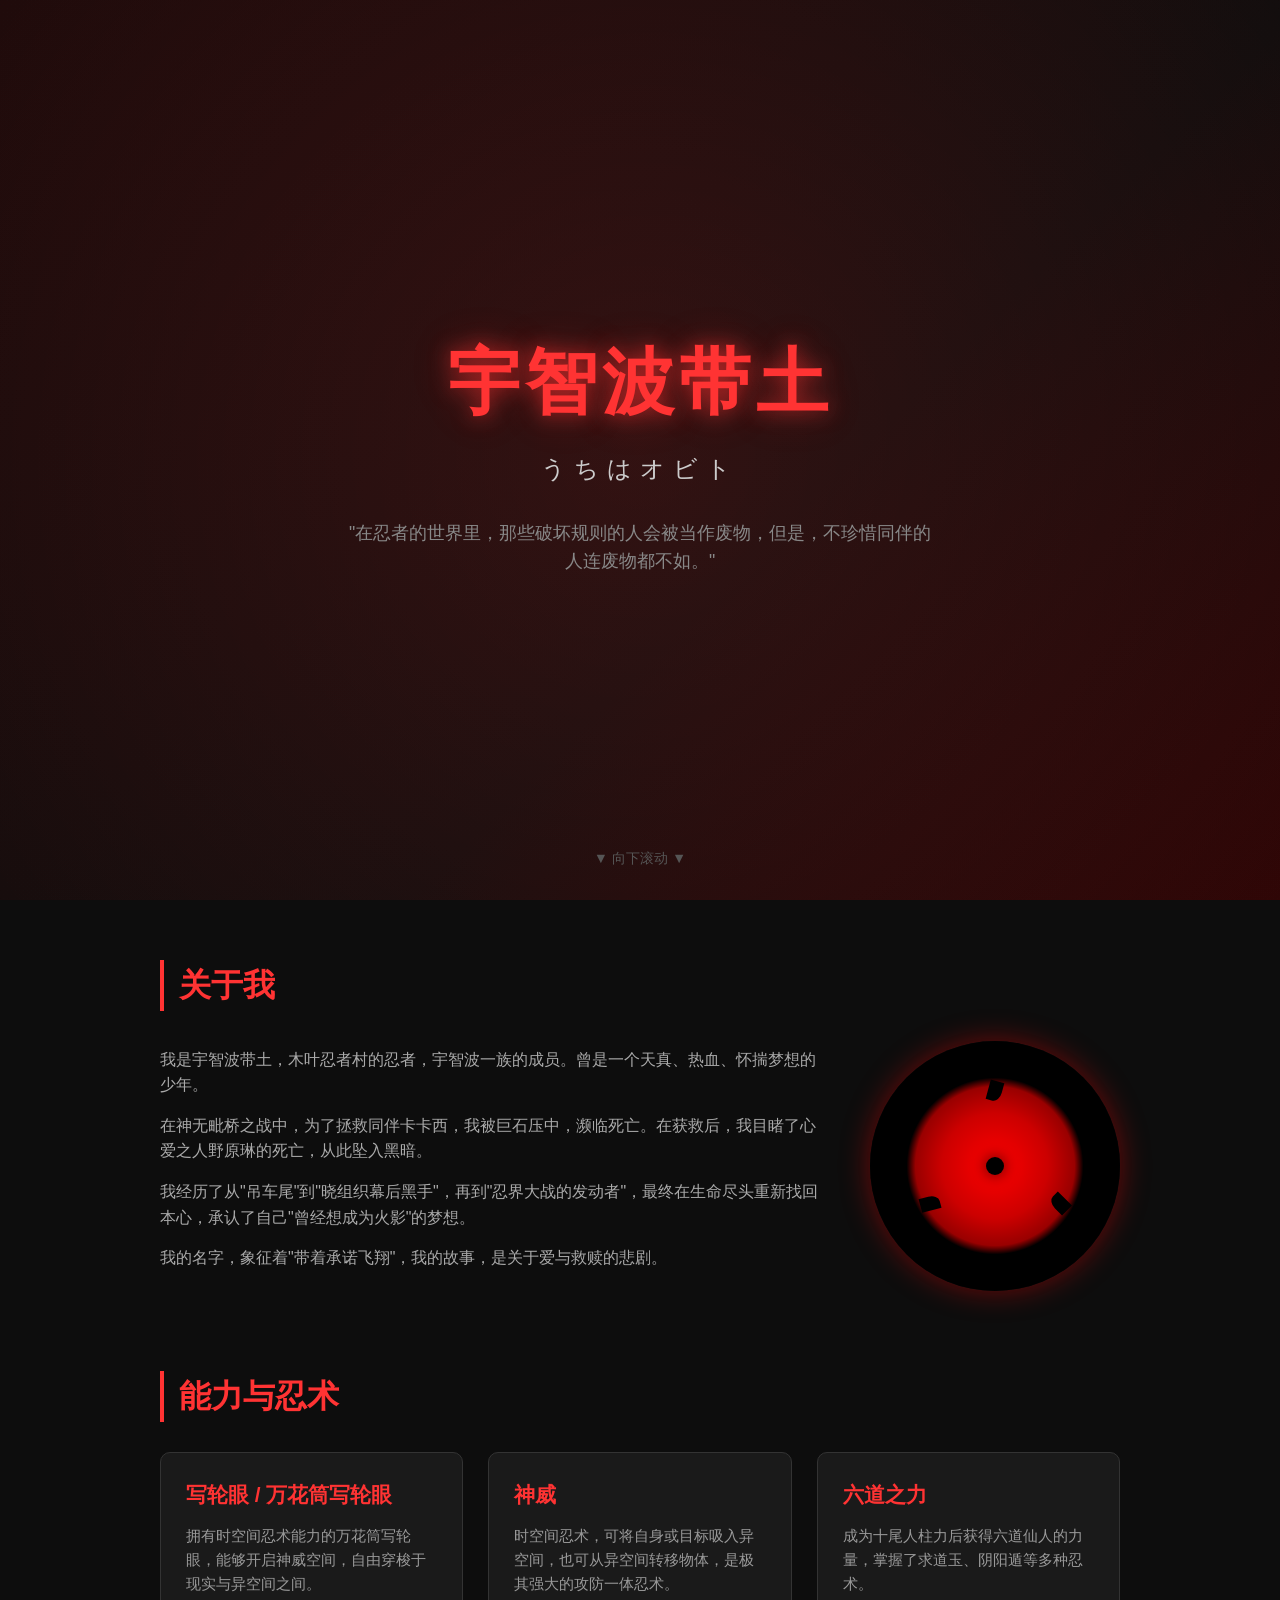
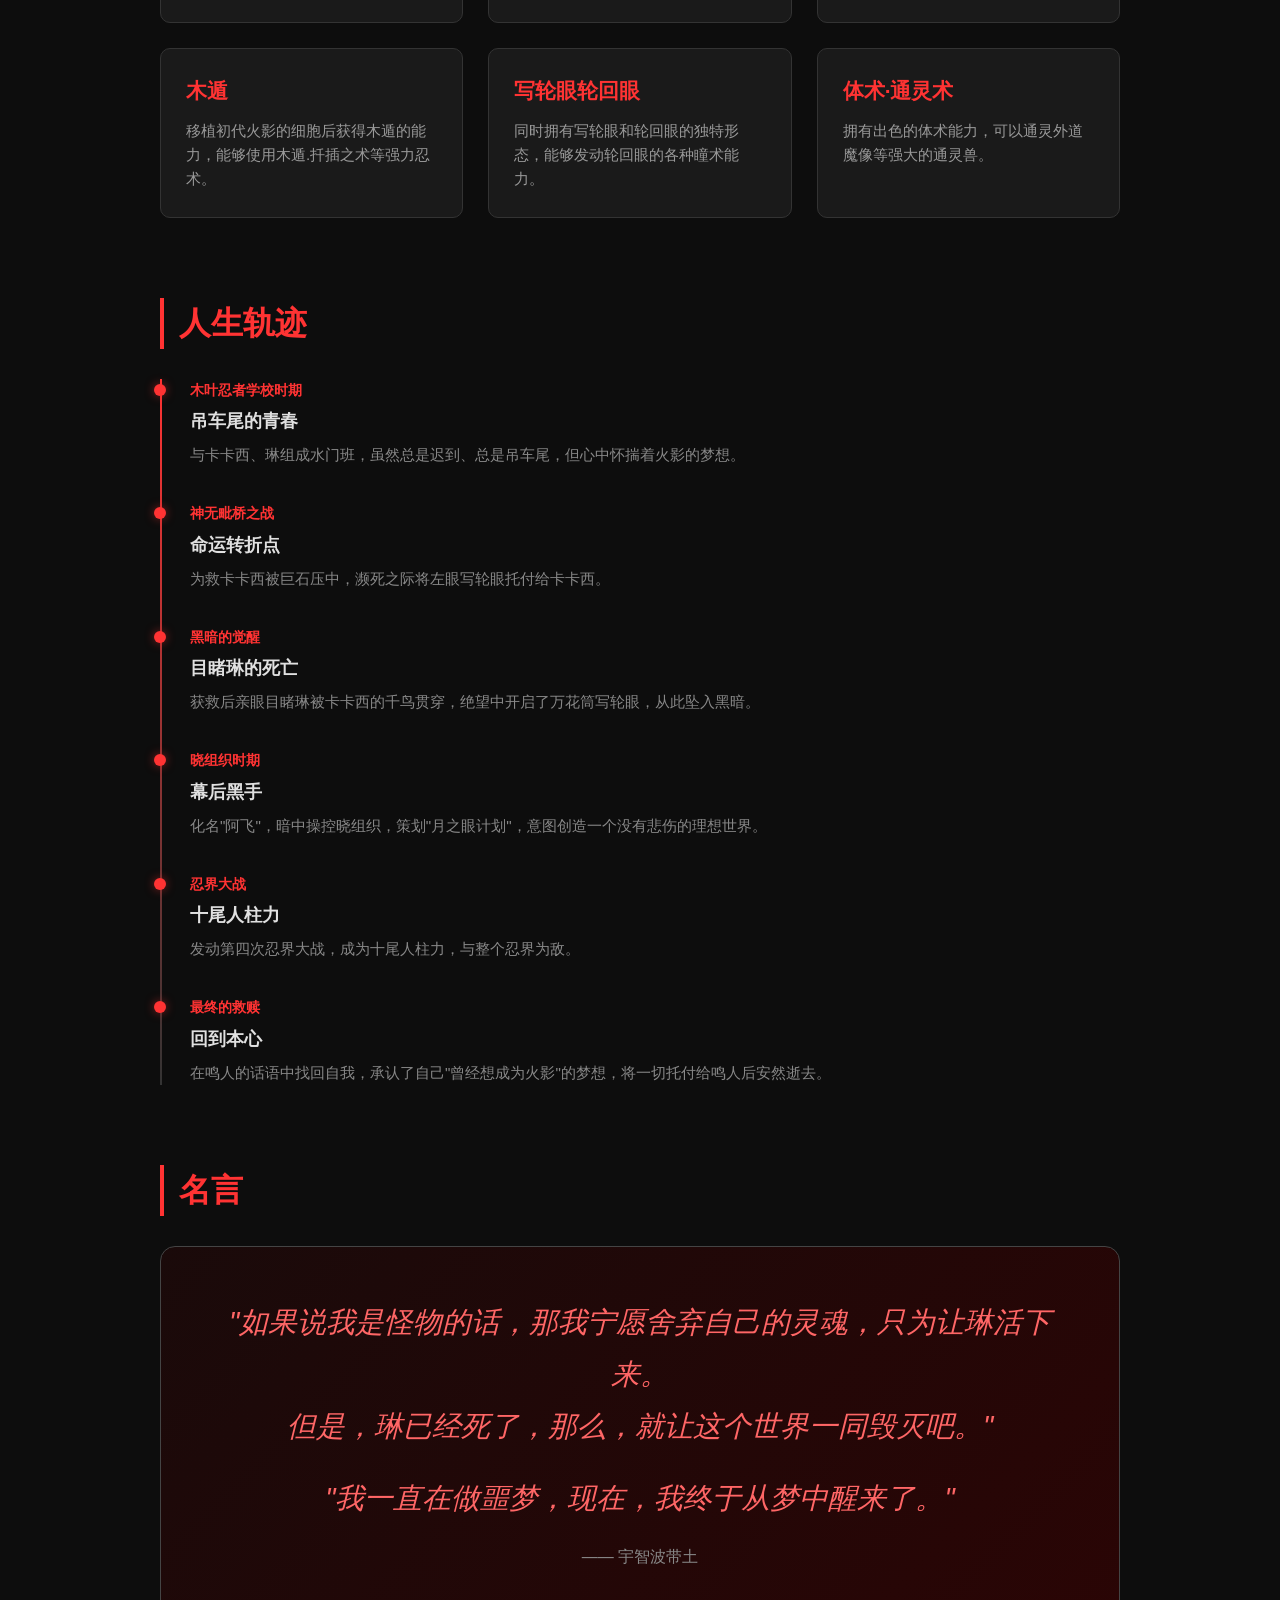
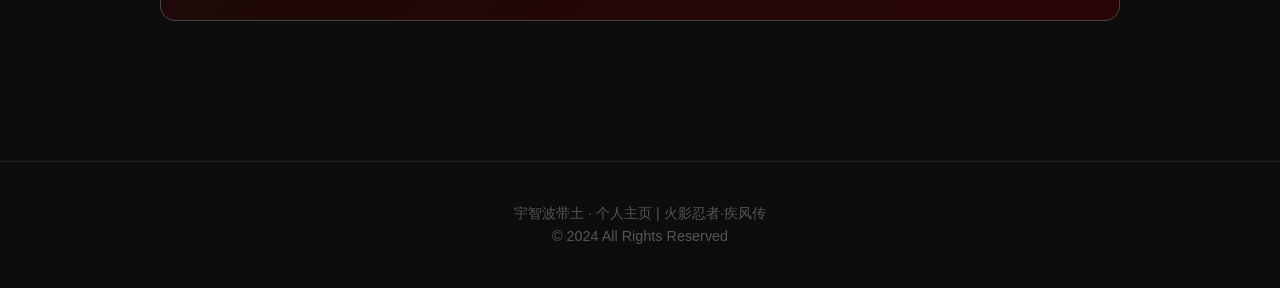
<file: v02_tool_runtime/demo_workspace/index.html>
<!DOCTYPE html>
<html lang="zh-CN">
<head>
    <meta charset="UTF-8">
    <meta name="viewport" content="width=device-width, initial-scale=1.0">
    <title>宇智波带土 - 个人主页</title>
    <style>
        * {
            margin: 0;
            padding: 0;
            box-sizing: border-box;
        }

        body {
            font-family: 'Arial', 'Microsoft YaHei', sans-serif;
            background: #0d0d0d;
            color: #e0e0e0;
            line-height: 1.6;
        }

        /* 头部 Hero 区域 */
        .hero {
            position: relative;
            min-height: 100vh;
            display: flex;
            align-items: center;
            justify-content: center;
            text-align: center;
            background: linear-gradient(135deg, #1a0a0a 0%, #0d0d0d 60%, #2a0505 100%);
            overflow: hidden;
        }

        .hero::before {
            content: '';
            position: absolute;
            top: -50%;
            left: -50%;
            width: 200%;
            height: 200%;
            background: radial-gradient(circle, rgba(255, 50, 50, 0.15) 0%, transparent 60%);
            animation: rotate 20s linear infinite;
        }

        @keyframes rotate {
            from { transform: rotate(0deg); }
            to { transform: rotate(360deg); }
        }

        .hero-content {
            position: relative;
            z-index: 2;
            padding: 20px;
        }

        .hero h1 {
            font-size: 4.5rem;
            font-weight: bold;
            letter-spacing: 5px;
            color: #ff3333;
            text-shadow: 0 0 20px rgba(255, 50, 50, 0.6), 0 0 40px rgba(255, 50, 50, 0.3);
            margin-bottom: 10px;
        }

        .hero h2 {
            font-size: 1.5rem;
            font-weight: normal;
            color: #cccccc;
            letter-spacing: 8px;
            margin-bottom: 30px;
        }

        .hero .subtitle {
            font-size: 1.1rem;
            color: #888;
            max-width: 600px;
            margin: 0 auto;
        }

        .scroll-hint {
            position: absolute;
            bottom: 30px;
            left: 50%;
            transform: translateX(-50%);
            color: #555;
            font-size: 0.9rem;
            animation: bounce 2s infinite;
        }

        @keyframes bounce {
            0%, 100% { transform: translateX(-50%) translateY(0); }
            50% { transform: translateX(-50%) translateY(10px); }
        }

        /* 内容区域 */
        .container {
            max-width: 1000px;
            margin: 0 auto;
            padding: 60px 20px;
        }

        section {
            margin-bottom: 80px;
        }

        h3.section-title {
            font-size: 2rem;
            color: #ff3333;
            margin-bottom: 30px;
            padding-left: 15px;
            border-left: 4px solid #ff3333;
        }

        /* 关于 */
        .about-content {
            display: flex;
            gap: 40px;
            align-items: center;
            flex-wrap: wrap;
        }

        .about-text {
            flex: 1;
            min-width: 300px;
        }

        .about-text p {
            margin-bottom: 15px;
            color: #aaa;
        }

        .sharingan {
            flex: 0 0 250px;
            width: 250px;
            height: 250px;
            border-radius: 50%;
            background: radial-gradient(circle at 50% 50%, #ff0000 0%, #cc0000 30%, #990000 45%, #000 50%, #000 100%);
            position: relative;
            box-shadow: 0 0 30px rgba(255, 0, 0, 0.4);
            margin: 0 auto;
        }

        .sharingan::after {
            content: '';
            position: absolute;
            top: 50%;
            left: 50%;
            width: 18px;
            height: 18px;
            background: #000;
            border-radius: 50%;
            transform: translate(-50%, -50%);
            box-shadow: 0 0 15px rgba(0, 0, 0, 0.8);
        }

        .sharingan .tomoe {
            position: absolute;
            top: 50%;
            left: 50%;
            width: 14px;
            height: 20px;
            background: #000;
            border-radius: 0 0 50% 0;
            transform-origin: center;
        }

        .sharingan .tomoe:nth-child(1) { transform: translate(-50%, -50%) rotate(0deg) translateY(-75px) rotate(15deg); }
        .sharingan .tomoe:nth-child(2) { transform: translate(-50%, -50%) rotate(120deg) translateY(-75px) rotate(15deg); }
        .sharingan .tomoe:nth-child(3) { transform: translate(-50%, -50%) rotate(240deg) translateY(-75px) rotate(15deg); }

        /* 能力卡片 */
        .skills-grid {
            display: grid;
            grid-template-columns: repeat(auto-fit, minmax(280px, 1fr));
            gap: 25px;
        }

        .skill-card {
            background: #1a1a1a;
            border: 1px solid #333;
            border-radius: 10px;
            padding: 25px;
            transition: transform 0.3s, box-shadow 0.3s, border-color 0.3s;
        }

        .skill-card:hover {
            transform: translateY(-5px);
            border-color: #ff3333;
            box-shadow: 0 10px 30px rgba(255, 50, 50, 0.1);
        }

        .skill-card h4 {
            color: #ff3333;
            font-size: 1.3rem;
            margin-bottom: 12px;
        }

        .skill-card p {
            color: #999;
            font-size: 0.95rem;
        }

        /* 经历时间线 */
        .timeline {
            position: relative;
            padding-left: 30px;
        }

        .timeline::before {
            content: '';
            position: absolute;
            left: 0;
            top: 0;
            bottom: 0;
            width: 2px;
            background: linear-gradient(to bottom, #ff3333, #333);
        }

        .timeline-item {
            position: relative;
            margin-bottom: 35px;
        }

        .timeline-item::before {
            content: '';
            position: absolute;
            left: -30px;
            top: 5px;
            width: 12px;
            height: 12px;
            border-radius: 50%;
            background: #ff3333;
            transform: translateX(-50%);
            box-shadow: 0 0 10px rgba(255, 50, 50, 0.5);
        }

        .timeline-item .time {
            color: #ff3333;
            font-weight: bold;
            font-size: 0.9rem;
            margin-bottom: 5px;
        }

        .timeline-item h5 {
            color: #e0e0e0;
            font-size: 1.1rem;
            margin-bottom: 8px;
        }

        .timeline-item p {
            color: #888;
            font-size: 0.95rem;
        }

        /* 名言 */
        .quote-section {
            background: linear-gradient(135deg, #1a0a0a, #2a0505);
            border: 1px solid #444;
            border-radius: 15px;
            padding: 50px;
            text-align: center;
            position: relative;
        }

        .quote-section blockquote {
            font-size: 1.8rem;
            font-style: italic;
            color: #ff6666;
            margin-bottom: 20px;
            line-height: 1.8;
        }

        .quote-section cite {
            color: #888;
            font-style: normal;
            font-size: 1rem;
        }

        /* 页脚 */
        footer {
            text-align: center;
            padding: 40px 20px;
            border-top: 1px solid #222;
            color: #555;
            font-size: 0.9rem;
        }

        /* 响应式 */
        @media (max-width: 768px) {
            .hero h1 {
                font-size: 2.8rem;
            }

            .hero h2 {
                font-size: 1.1rem;
            }

            .about-content {
                flex-direction: column-reverse;
            }

            .quote-section blockquote {
                font-size: 1.2rem;
            }
        }
    </style>
</head>
<body>

    <!-- Hero 区域 -->
    <header class="hero">
        <div class="hero-content">
            <h1>宇智波带土</h1>
            <h2>うちはオビト</h2>
            <p class="subtitle">"在忍者的世界里，那些破坏规则的人会被当作废物，但是，不珍惜同伴的人连废物都不如。"</p>
        </div>
        <div class="scroll-hint">▼ 向下滚动 ▼</div>
    </header>

    <!-- 关于 -->
    <div class="container">
        <section id="about">
            <h3 class="section-title">关于我</h3>
            <div class="about-content">
                <div class="about-text">
                    <p>我是宇智波带土，木叶忍者村的忍者，宇智波一族的成员。曾是一个天真、热血、怀揣梦想的少年。</p>
                    <p>在神无毗桥之战中，为了拯救同伴卡卡西，我被巨石压中，濒临死亡。在获救后，我目睹了心爱之人野原琳的死亡，从此坠入黑暗。</p>
                    <p>我经历了从"吊车尾"到"晓组织幕后黑手"，再到"忍界大战的发动者"，最终在生命尽头重新找回本心，承认了自己"曾经想成为火影"的梦想。</p>
                    <p>我的名字，象征着"带着承诺飞翔"，我的故事，是关于爱与救赎的悲剧。</p>
                </div>
                <div class="sharingan">
                    <div class="tomoe"></div>
                    <div class="tomoe"></div>
                    <div class="tomoe"></div>
                </div>
            </div>
        </section>

        <!-- 能力 -->
        <section id="skills">
            <h3 class="section-title">能力与忍术</h3>
            <div class="skills-grid">
                <div class="skill-card">
                    <h4>写轮眼 / 万花筒写轮眼</h4>
                    <p>拥有时空间忍术能力的万花筒写轮眼，能够开启神威空间，自由穿梭于现实与异空间之间。</p>
                </div>
                <div class="skill-card">
                    <h4>神威</h4>
                    <p>时空间忍术，可将自身或目标吸入异空间，也可从异空间转移物体，是极其强大的攻防一体忍术。</p>
                </div>
                <div class="skill-card">
                    <h4>六道之力</h4>
                    <p>成为十尾人柱力后获得六道仙人的力量，掌握了求道玉、阴阳遁等多种忍术。</p>
                </div>
                <div class="skill-card">
                    <h4>木遁</h4>
                    <p>移植初代火影的细胞后获得木遁的能力，能够使用木遁.扦插之术等强力忍术。</p>
                </div>
                <div class="skill-card">
                    <h4>写轮眼轮回眼</h4>
                    <p>同时拥有写轮眼和轮回眼的独特形态，能够发动轮回眼的各种瞳术能力。</p>
                </div>
                <div class="skill-card">
                    <h4>体术·通灵术</h4>
                    <p>拥有出色的体术能力，可以通灵外道魔像等强大的通灵兽。</p>
                </div>
            </div>
        </section>

        <!-- 经历 -->
        <section id="history">
            <h3 class="section-title">人生轨迹</h3>
            <div class="timeline">
                <div class="timeline-item">
                    <div class="time">木叶忍者学校时期</div>
                    <h5>吊车尾的青春</h5>
                    <p>与卡卡西、琳组成水门班，虽然总是迟到、总是吊车尾，但心中怀揣着火影的梦想。</p>
                </div>
                <div class="timeline-item">
                    <div class="time">神无毗桥之战</div>
                    <h5>命运转折点</h5>
                    <p>为救卡卡西被巨石压中，濒死之际将左眼写轮眼托付给卡卡西。</p>
                </div>
                <div class="timeline-item">
                    <div class="time">黑暗的觉醒</div>
                    <h5>目睹琳的死亡</h5>
                    <p>获救后亲眼目睹琳被卡卡西的千鸟贯穿，绝望中开启了万花筒写轮眼，从此坠入黑暗。</p>
                </div>
                <div class="timeline-item">
                    <div class="time">晓组织时期</div>
                    <h5>幕后黑手</h5>
                    <p>化名"阿飞"，暗中操控晓组织，策划"月之眼计划"，意图创造一个没有悲伤的理想世界。</p>
                </div>
                <div class="timeline-item">
                    <div class="time">忍界大战</div>
                    <h5>十尾人柱力</h5>
                    <p>发动第四次忍界大战，成为十尾人柱力，与整个忍界为敌。</p>
                </div>
                <div class="timeline-item">
                    <div class="time">最终的救赎</div>
                    <h5>回到本心</h5>
                    <p>在鸣人的话语中找回自我，承认了自己"曾经想成为火影"的梦想，将一切托付给鸣人后安然逝去。</p>
                </div>
            </div>
        </section>

        <!-- 名言 -->
        <section id="quotes">
            <h3 class="section-title">名言</h3>
            <div class="quote-section">
                <blockquote>
                    "如果说我是怪物的话，那我宁愿舍弃自己的灵魂，只为让琳活下来。<br>
                    但是，琳已经死了，那么，就让这个世界一同毁灭吧。"
                </blockquote>
                <blockquote>
                    "我一直在做噩梦，现在，我终于从梦中醒来了。"
                </blockquote>
                <cite>—— 宇智波带土</cite>
            </div>
        </section>
    </div>

    <footer>
        <p>宇智波带土 · 个人主页 | 火影忍者·疾风传</p>
        <p>© 2024 All Rights Reserved</p>
    </footer>

</body>
</html>
</file>
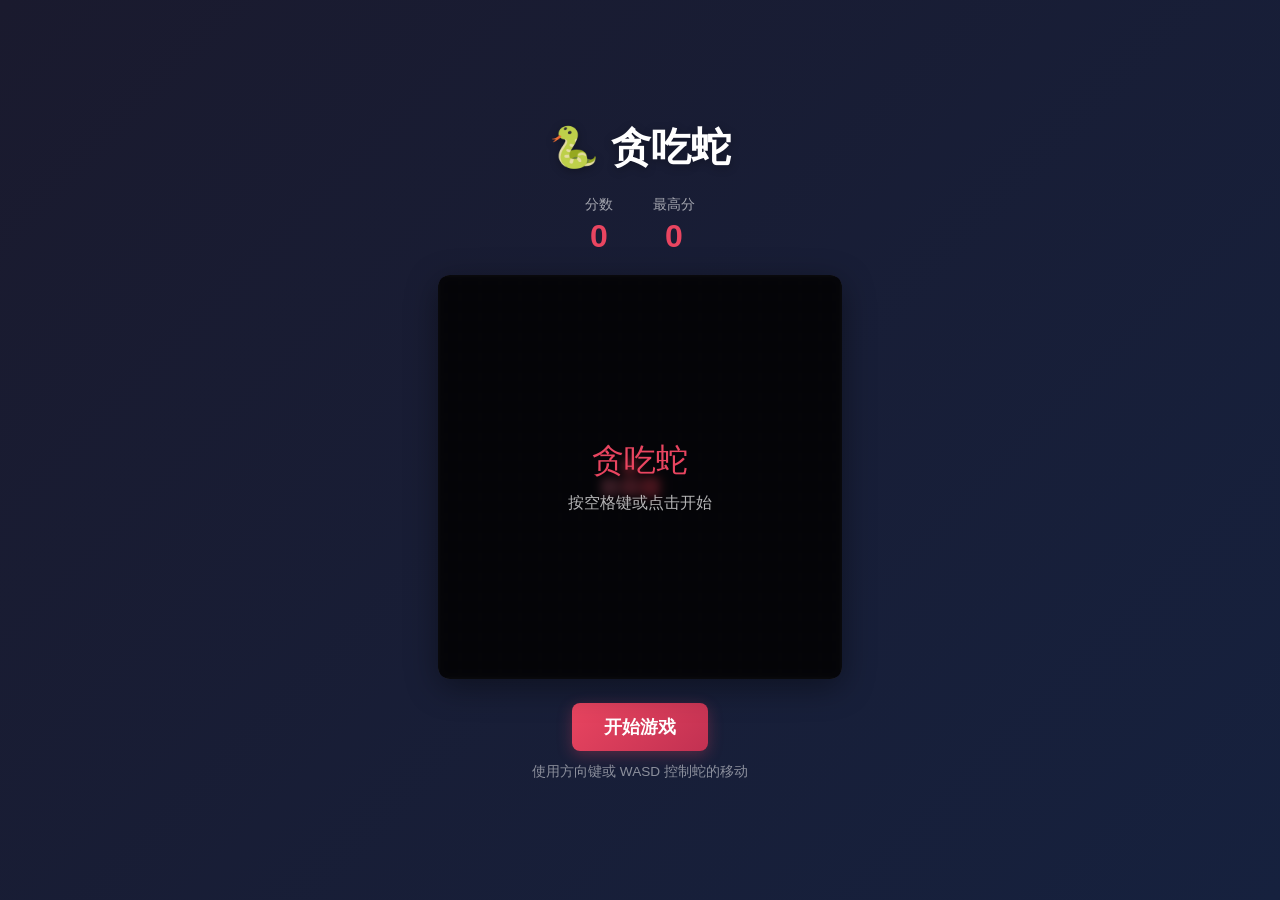
<file: v05_plan_todo/demo_workspace/index.html>
<!DOCTYPE html>
<html lang="zh-CN">
<head>
  <meta charset="UTF-8">
  <meta name="viewport" content="width=device-width, initial-scale=1.0">
  <title>贪吃蛇</title>
  <link rel="stylesheet" href="style.css">
</head>
<body>
  <div class="game-container">
    <h1 class="title">🐍 贪吃蛇</h1>
    
    <div class="score-board">
      <div class="score-item">
        <span class="score-label">分数</span>
        <span class="score-value" id="score">0</span>
      </div>
      <div class="score-item">
        <span class="score-label">最高分</span>
        <span class="score-value" id="highScore">0</span>
      </div>
    </div>

    <div class="game-board">
      <canvas id="gameCanvas" width="400" height="400"></canvas>
      <div class="overlay" id="overlay">
        <div class="overlay-content">
          <p class="overlay-title" id="overlayTitle">贪吃蛇</p>
          <p class="overlay-hint">按空格键或点击开始</p>
        </div>
      </div>
    </div>

    <div class="controls">
      <button class="btn btn-start" id="startBtn">开始游戏</button>
      <p class="instructions">使用方向键或 WASD 控制蛇的移动</p>
    </div>
  </div>

  <script src="app.js"></script>
</body>
</html>
</file>
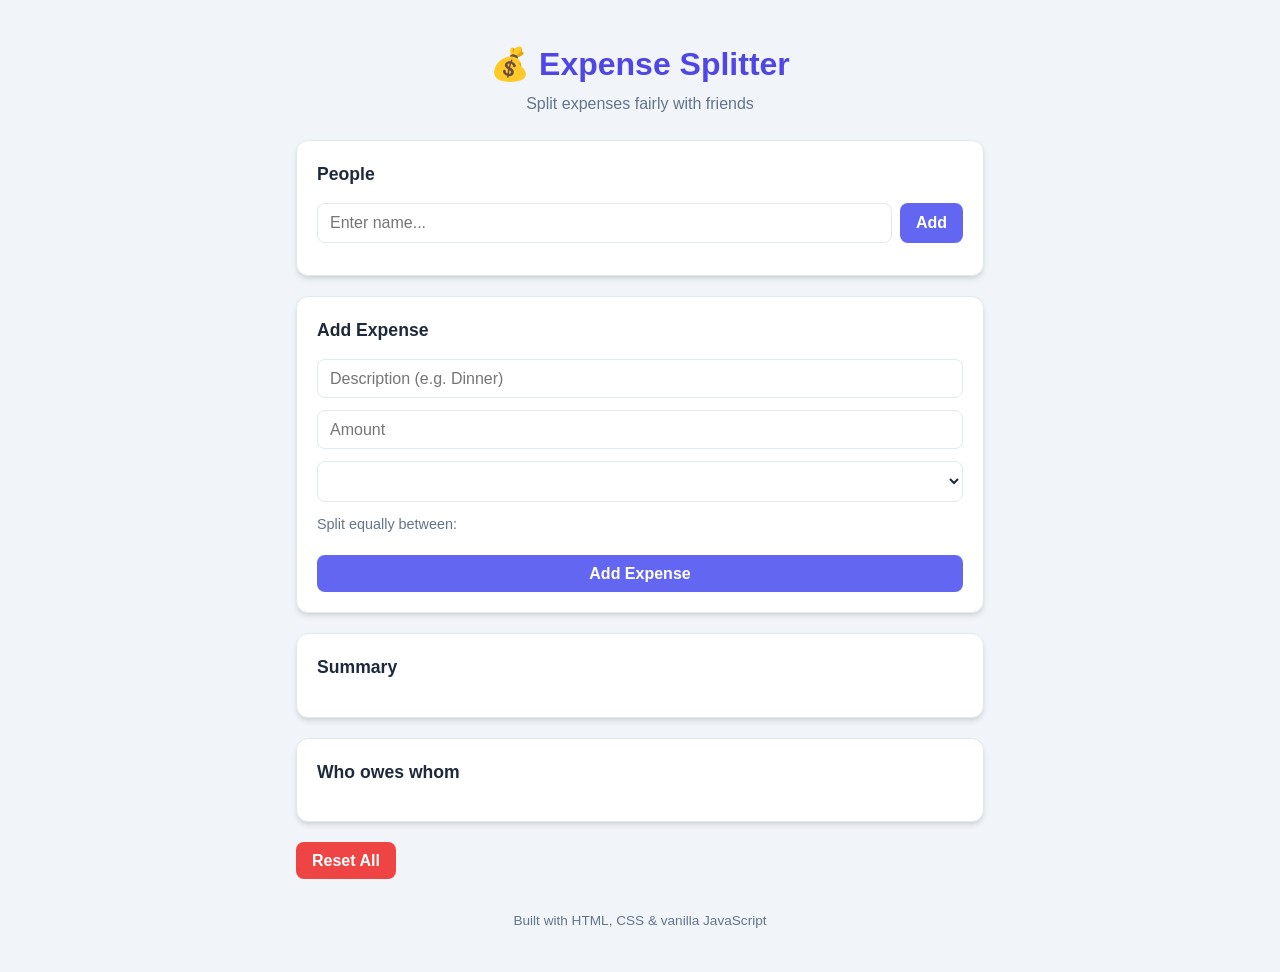
<file: v06_state_reliability/expense_splitter_demo/index.html>
<!DOCTYPE html>
<html lang="en">
<head>
    <meta charset="UTF-8">
    <meta name="viewport" content="width=device-width, initial-scale=1.0">
    <title>Expense Splitter</title>
    <link rel="stylesheet" href="styles.css">
</head>
<body>
    <div class="app">
        <header>
            <h1>💰 Expense Splitter</h1>
            <p class="tagline">Split expenses fairly with friends</p>
        </header>

        <main>
            <!-- Add People -->
            <section class="card" aria-labelledby="people-heading">
                <h2 id="people-heading">People</h2>
                <form id="add-person-form" class="inline-form">
                    <input type="text" id="person-name" placeholder="Enter name..." autocomplete="off" required>
                    <button type="submit" class="btn btn-primary">Add</button>
                </form>
                <ul id="people-list" class="people-list"></ul>
            </section>

            <!-- Add Expense -->
            <section class="card" aria-labelledby="expense-heading">
                <h2 id="expense-heading">Add Expense</h2>
                <form id="add-expense-form" class="expense-form">
                    <input type="text" id="expense-desc" placeholder="Description (e.g. Dinner)" autocomplete="off" required>
                    <input type="number" id="expense-amount" placeholder="Amount" min="0.01" step="0.01" required>
                    <select id="expense-payer" required></select>
                    <div class="split-group">
                        <span class="split-label">Split equally between:</span>
                        <div id="split-checkboxes" class="checkbox-group"></div>
                    </div>
                    <button type="submit" class="btn btn-primary">Add Expense</button>
                </form>
            </section>

            <!-- Summary -->
            <section class="card" aria-labelledby="summary-heading">
                <h2 id="summary-heading">Summary</h2>
                <div id="summary"></div>
            </section>

            <!-- Settlements -->
            <section class="card" aria-labelledby="settlements-heading">
                <h2 id="settlements-heading">Who owes whom</h2>
                <ul id="settlements-list" class="settlements-list"></ul>
            </section>

            <button id="reset-btn" class="btn btn-danger">Reset All</button>
        </main>

        <footer>
            <p>Built with HTML, CSS &amp; vanilla JavaScript</p>
        </footer>
    </div>

    <script src="app.js"></script>
</body>
</html>
</file>
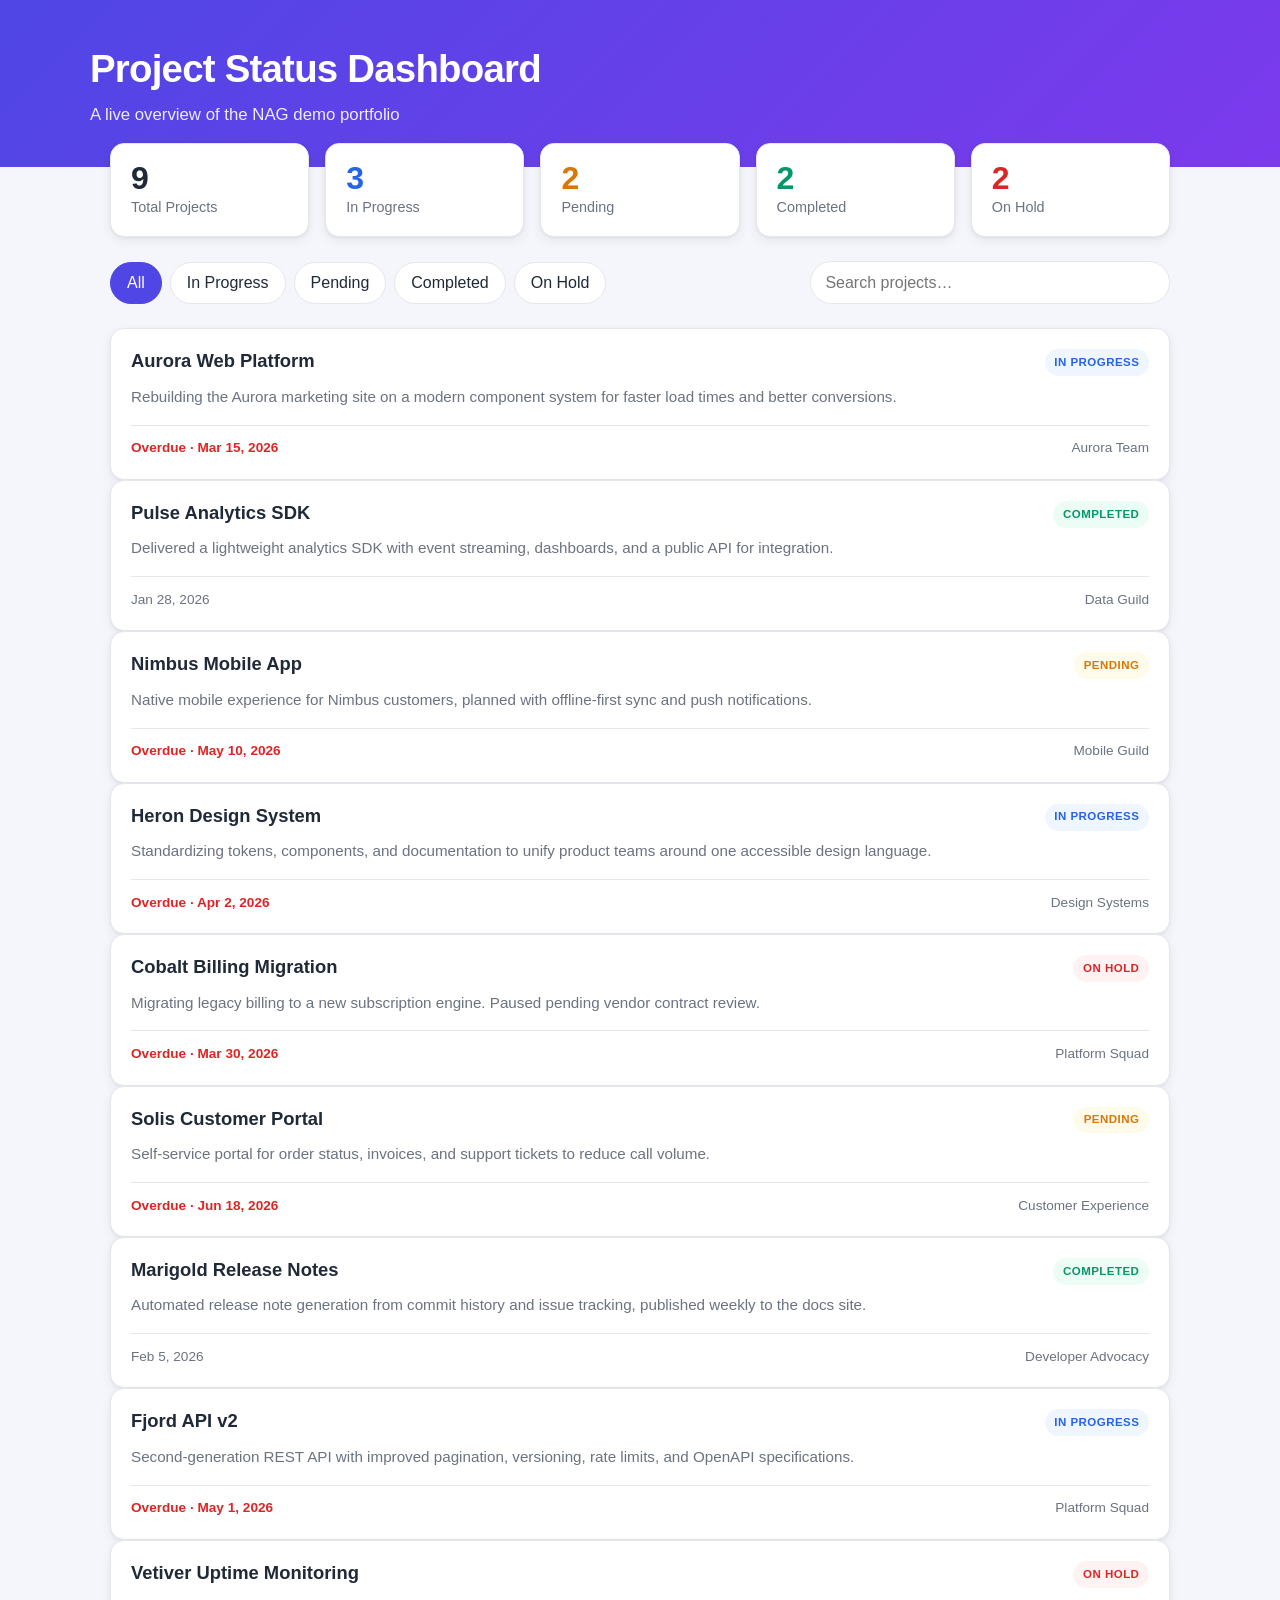
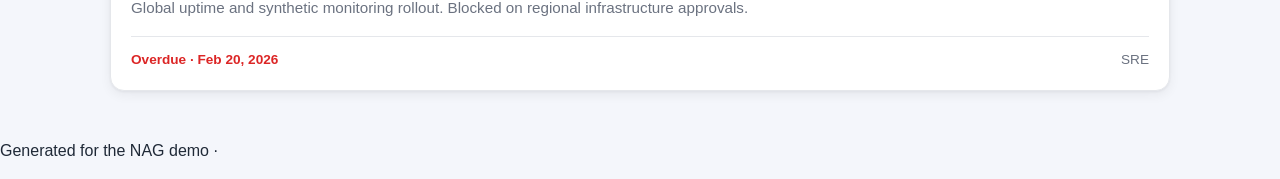
<file: v06_state_reliability/project_dashboard_nag_demo/index.html>
<!DOCTYPE html>
<html lang="en">
<head>
  <meta charset="UTF-8">
  <meta name="viewport" content="width=device-width, initial-scale=1.0">
  <meta name="description" content="Project status dashboard for the NAG demo portfolio.">
  <title>Project Status Dashboard</title>
  <link rel="stylesheet" href="style.css">
</head>
<body>
  <header class="dashboard-header">
    <div class="header-inner">
      <h1>Project Status Dashboard</h1>
      <p class="subtitle">A live overview of the NAG demo portfolio</p>
    </div>
  </header>

  <main id="app" class="app">
    <section id="summary" class="summary" aria-live="polite"></section>

    <section class="toolbar" aria-label="Filters">
      <div class="filter-group" role="group" aria-label="Filter by status">
        <button type="button" class="filter-chip is-active" data-status="all">All</button>
        <button type="button" class="filter-chip" data-status="in-progress">In Progress</button>
        <button type="button" class="filter-chip" data-status="pending">Pending</button>
        <button type="button" class="filter-chip" data-status="completed">Completed</button>
        <button type="button" class="filter-chip" data-status="on-hold">On Hold</button>
      </div>
      <div class="search-group">
        <label for="search" class="visually-hidden">Search projects</label>
        <input type="search" id="search" class="search-input" placeholder="Search projects…">
      </div>
    </section>

    <section id="cards" class="cards" aria-label="Projects" aria-live="polite"></section>
    <p id="empty-state" class="empty-state" hidden>No projects match your filters.</p>
  </main>

  <footer class="dashboard-footer">
    <p>Generated for the NAG demo · <span id="year"></span></p>
  </footer>

  <script src="data.js"></script>
  <script src="script.js"></script>
</body>
</html>
</file>
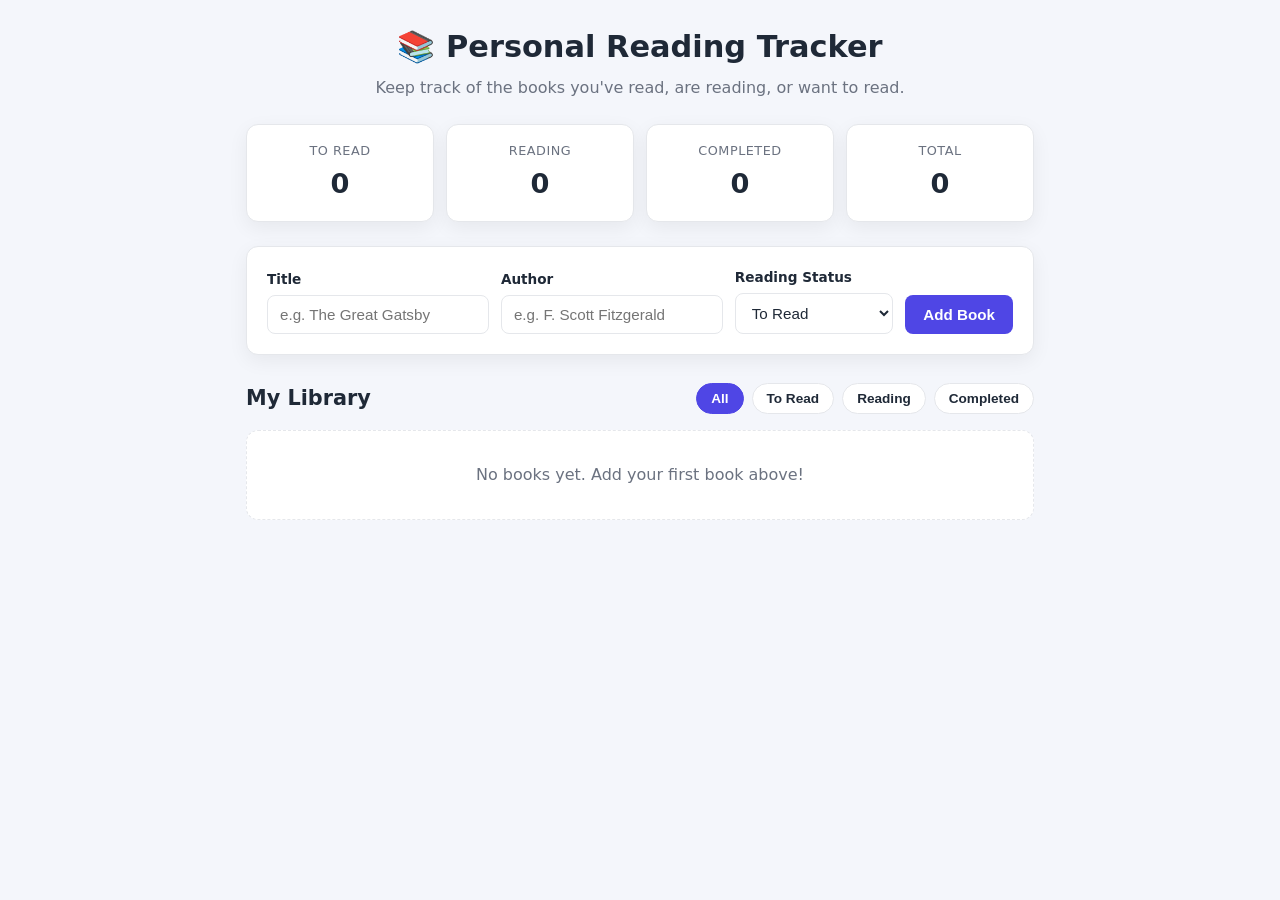
<file: v06_state_reliability/reading_tracker_demo/index.html>
<!DOCTYPE html>
<html lang="en">
<head>
  <meta charset="UTF-8">
  <meta name="viewport" content="width=device-width, initial-scale=1.0">
  <title>Personal Reading Tracker</title>
  <link rel="stylesheet" href="style.css">
</head>
<body>
  <main class="app">
    <header class="app-header">
      <h1>📚 Personal Reading Tracker</h1>
      <p class="subtitle">Keep track of the books you've read, are reading, or want to read.</p>
    </header>

    <section class="summary" aria-label="Reading summary">
      <div class="summary-card">
        <span class="summary-label">To Read</span>
        <span class="summary-value" id="count-to-read">0</span>
      </div>
      <div class="summary-card">
        <span class="summary-label">Reading</span>
        <span class="summary-value" id="count-reading">0</span>
      </div>
      <div class="summary-card">
        <span class="summary-label">Completed</span>
        <span class="summary-value" id="count-completed">0</span>
      </div>
      <div class="summary-card">
        <span class="summary-label">Total</span>
        <span class="summary-value" id="count-total">0</span>
      </div>
    </section>

    <section class="add-book" aria-label="Add a book">
      <form id="book-form">
        <div class="field">
          <label for="title-input">Title</label>
          <input type="text" id="title-input" name="title" placeholder="e.g. The Great Gatsby" autocomplete="off" required>
        </div>
        <div class="field">
          <label for="author-input">Author</label>
          <input type="text" id="author-input" name="author" placeholder="e.g. F. Scott Fitzgerald" autocomplete="off" required>
        </div>
        <div class="field">
          <label for="status-input">Reading Status</label>
          <select id="status-input" name="status">
            <option value="to-read">To Read</option>
            <option value="reading">Reading</option>
            <option value="completed">Completed</option>
          </select>
        </div>
        <button type="submit" class="btn btn-primary">Add Book</button>
      </form>
    </section>

    <section class="library" aria-label="Your library">
      <div class="toolbar">
        <h2>My Library</h2>
        <div class="filters" role="group" aria-label="Filter books by status">
          <button type="button" class="filter-btn active" data-filter="all">All</button>
          <button type="button" class="filter-btn" data-filter="to-read">To Read</button>
          <button type="button" class="filter-btn" data-filter="reading">Reading</button>
          <button type="button" class="filter-btn" data-filter="completed">Completed</button>
        </div>
      </div>
      <p id="empty-message" class="empty" hidden>No books yet. Add your first book above!</p>
      <ul id="book-list" class="book-list"></ul>
    </section>
  </main>

  <script src="script.js"></script>
</body>
</html>
</file>
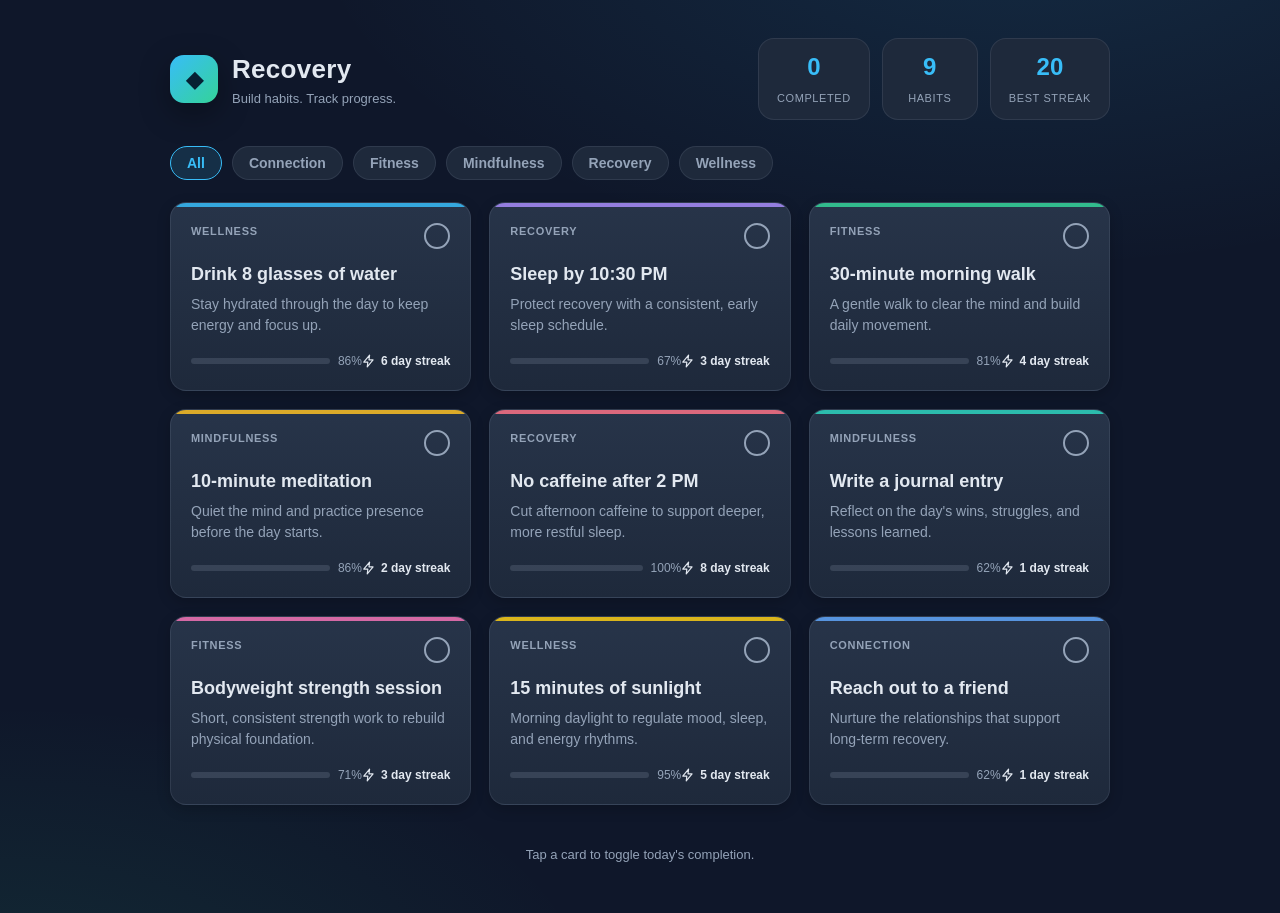
<file: v06_state_reliability/recovery_context_demo/index.html>
<!DOCTYPE html>
<html lang="en">
<head>
  <meta charset="UTF-8">
  <meta name="viewport" content="width=device-width, initial-scale=1.0">
  <title>Recovery | Habit Analytics</title>
  <link rel="stylesheet" href="styles.css">
</head>
<body>
  <div class="app">
    <header class="app-header">
      <div class="brand">
        <span class="brand-mark" aria-hidden="true">◆</span>
        <div>
          <h1>Recovery</h1>
          <p class="tagline">Build habits. Track progress.</p>
        </div>
      </div>
      <div class="stats-strip" id="stats-strip">
        <div class="stat">
          <span class="stat-value" id="stat-completed">0</span>
          <span class="stat-label">Completed</span>
        </div>
        <div class="stat">
          <span class="stat-value" id="stat-total">0</span>
          <span class="stat-label">Habits</span>
        </div>
        <div class="stat">
          <span class="stat-value" id="stat-streak">0</span>
          <span class="stat-label">Best streak</span>
        </div>
      </div>
    </header>

    <nav class="filters" id="filters" aria-label="Category filters">
      <button class="filter-chip is-active" data-filter="all">All</button>
    </nav>

    <main class="habit-grid" id="habit-grid" aria-live="polite"></main>

    <footer class="app-footer">
      <p>Tap a card to toggle today's completion.</p>
    </footer>
  </div>

  <script src="data.js"></script>
  <script src="app.js"></script>
</body>
</html>
</file>
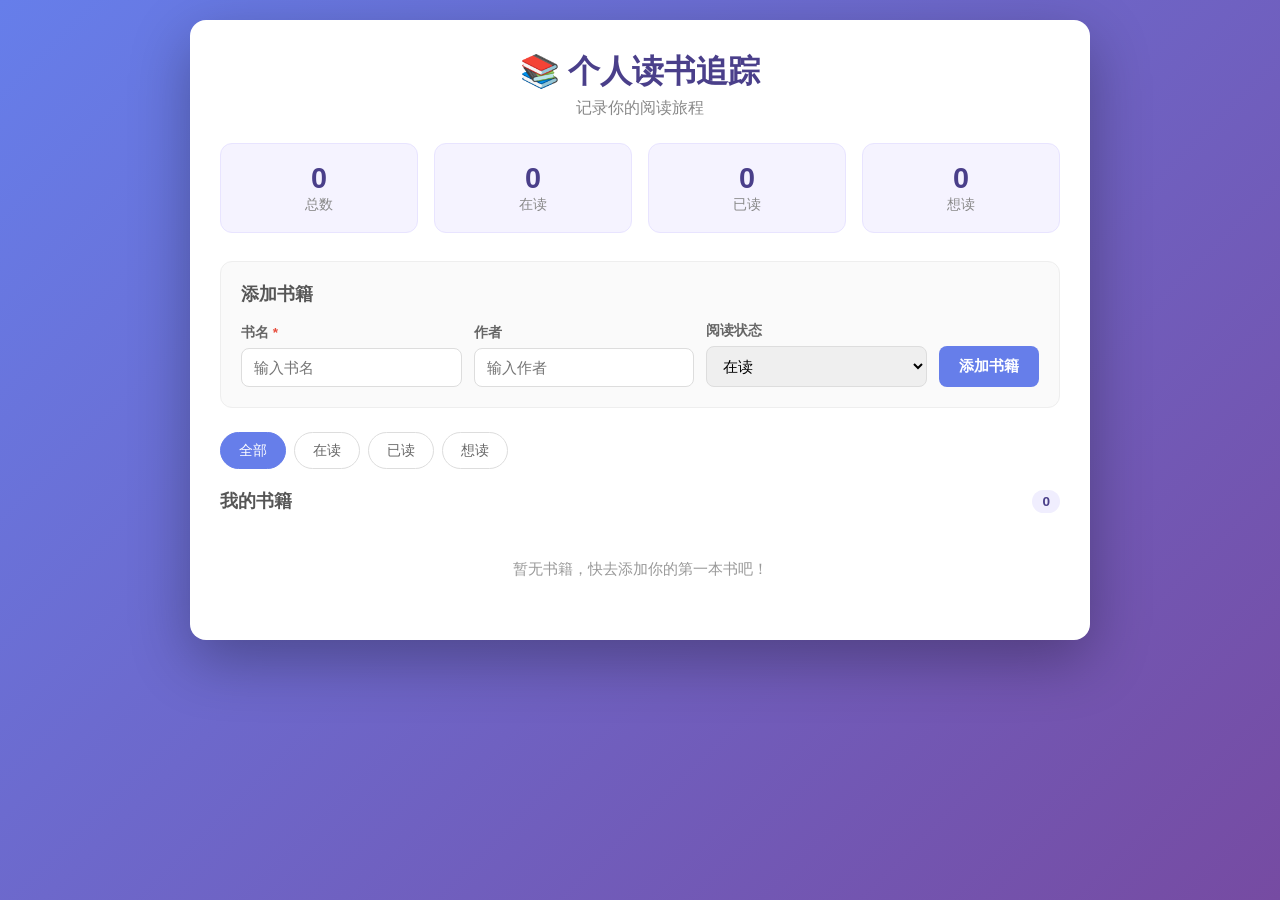
<file: v06_state_reliability/todo_reminder_demo/index.html>
<!DOCTYPE html>
<html lang="zh-CN">
<head>
  <meta charset="UTF-8">
  <meta name="viewport" content="width=device-width, initial-scale=1.0">
  <title>个人读书追踪</title>
  <link rel="stylesheet" href="style.css">
</head>
<body>
  <div class="container">
    <header>
      <h1>📚 个人读书追踪</h1>
      <p class="subtitle">记录你的阅读旅程</p>
    </header>

    <!-- 统计区域 -->
    <section class="stats" aria-label="阅读统计">
      <div class="stat-card">
        <span class="stat-number" id="stat-total">0</span>
        <span class="stat-label">总数</span>
      </div>
      <div class="stat-card">
        <span class="stat-number" id="stat-reading">0</span>
        <span class="stat-label">在读</span>
      </div>
      <div class="stat-card">
        <span class="stat-number" id="stat-completed">0</span>
        <span class="stat-label">已读</span>
      </div>
      <div class="stat-card">
        <span class="stat-number" id="stat-wishlist">0</span>
        <span class="stat-label">想读</span>
      </div>
    </section>

    <!-- 添加书籍表单 -->
    <section class="add-book" aria-label="添加书籍">
      <h2>添加书籍</h2>
      <form id="add-book-form">
        <div class="form-row">
          <div class="form-group">
            <label for="book-title">书名 <span class="required">*</span></label>
            <input type="text" id="book-title" placeholder="输入书名" required>
          </div>
          <div class="form-group">
            <label for="book-author">作者</label>
            <input type="text" id="book-author" placeholder="输入作者">
          </div>
          <div class="form-group">
            <label for="book-status">阅读状态</label>
            <select id="book-status">
              <option value="reading">在读</option>
              <option value="completed">已读</option>
              <option value="wishlist">想读</option>
            </select>
          </div>
          <button type="submit" class="btn btn-add">添加书籍</button>
        </div>
      </form>
    </section>

    <!-- 筛选区域 -->
    <section class="filter" aria-label="筛选书籍">
      <div class="filter-tabs" role="group" aria-label="按状态筛选">
        <button type="button" class="filter-btn active" data-filter="all" aria-pressed="true">全部</button>
        <button type="button" class="filter-btn" data-filter="reading" aria-pressed="false">在读</button>
        <button type="button" class="filter-btn" data-filter="completed" aria-pressed="false">已读</button>
        <button type="button" class="filter-btn" data-filter="wishlist" aria-pressed="false">想读</button>
      </div>
    </section>

    <!-- 书籍列表 -->
    <section class="book-list" aria-label="书籍列表">
      <h2>我的书籍 <span class="book-count" id="book-count">0</span></h2>
      <ul id="book-list" class="book-items"></ul>
      <p id="empty-message" class="empty-message">暂无书籍，快去添加你的第一本书吧！</p>
    </section>
  </div>

  <script src="script.js"></script>
</body>
</html>
</file>
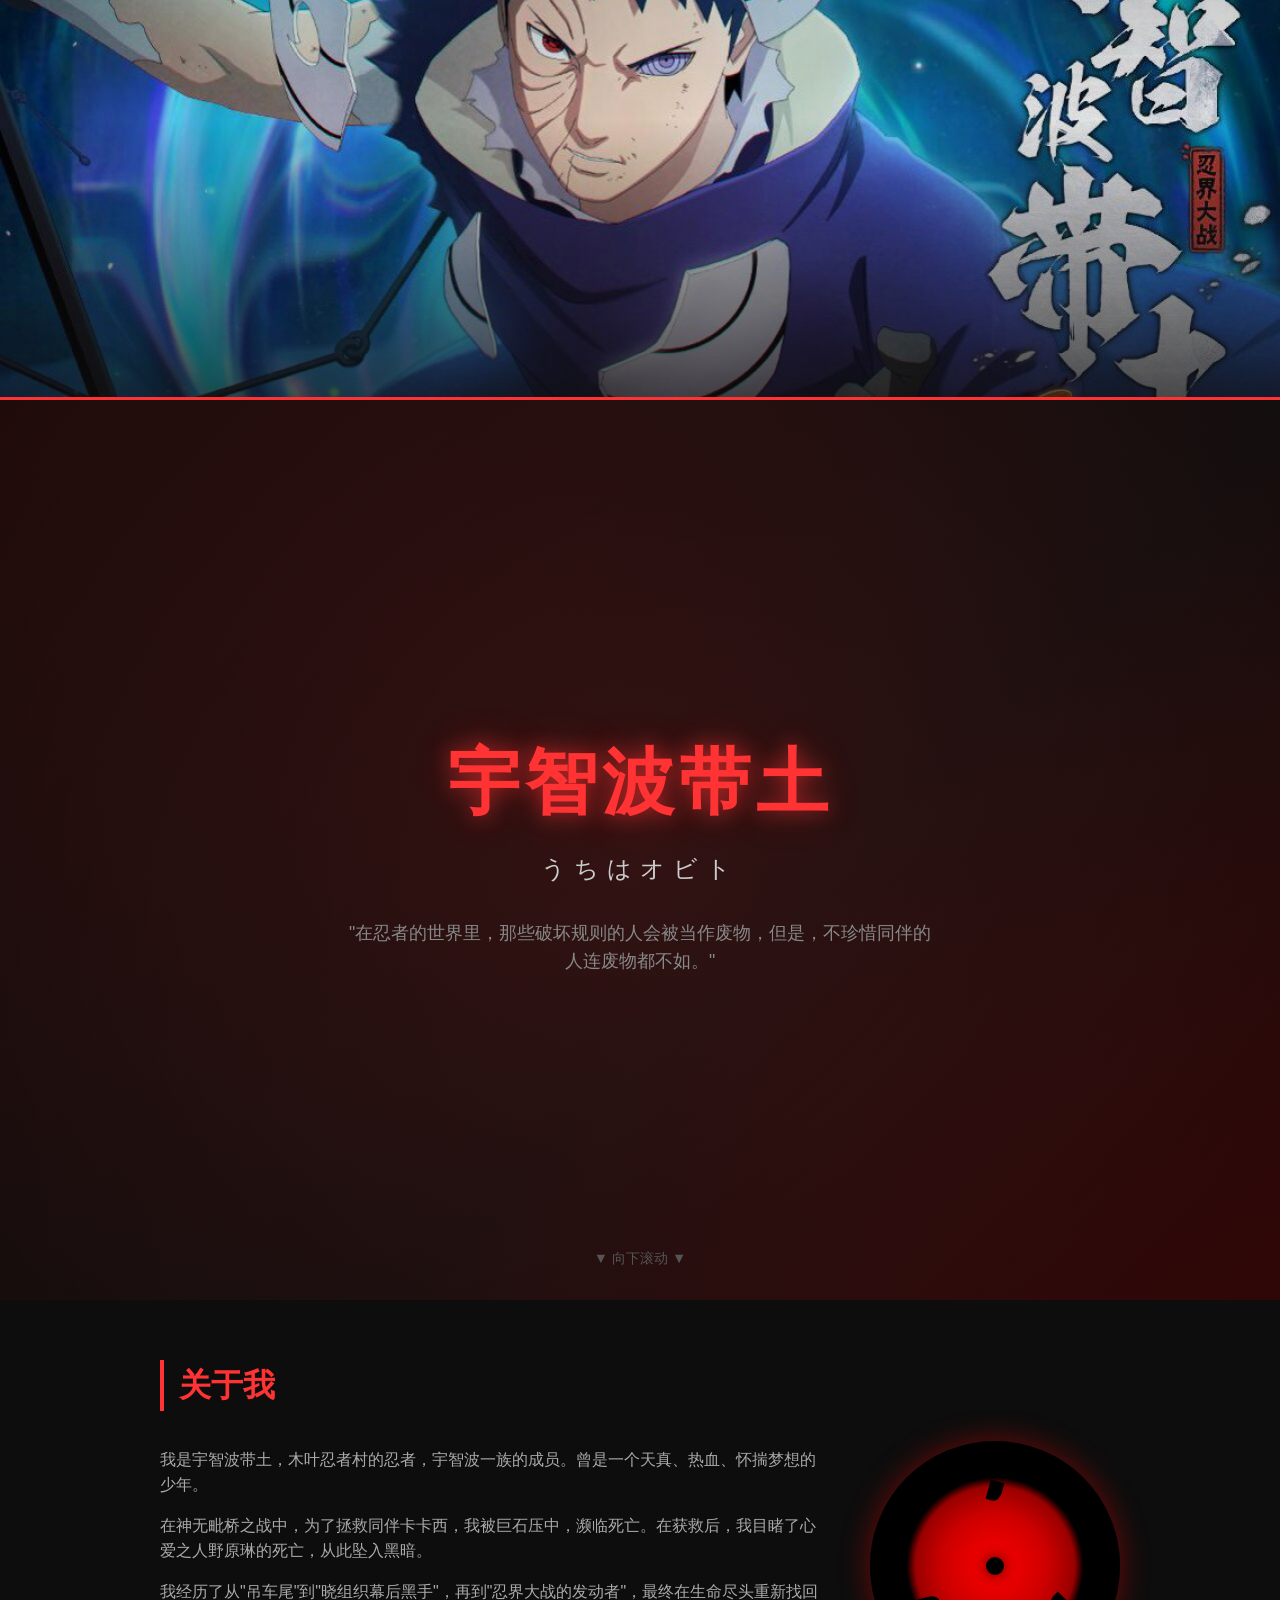
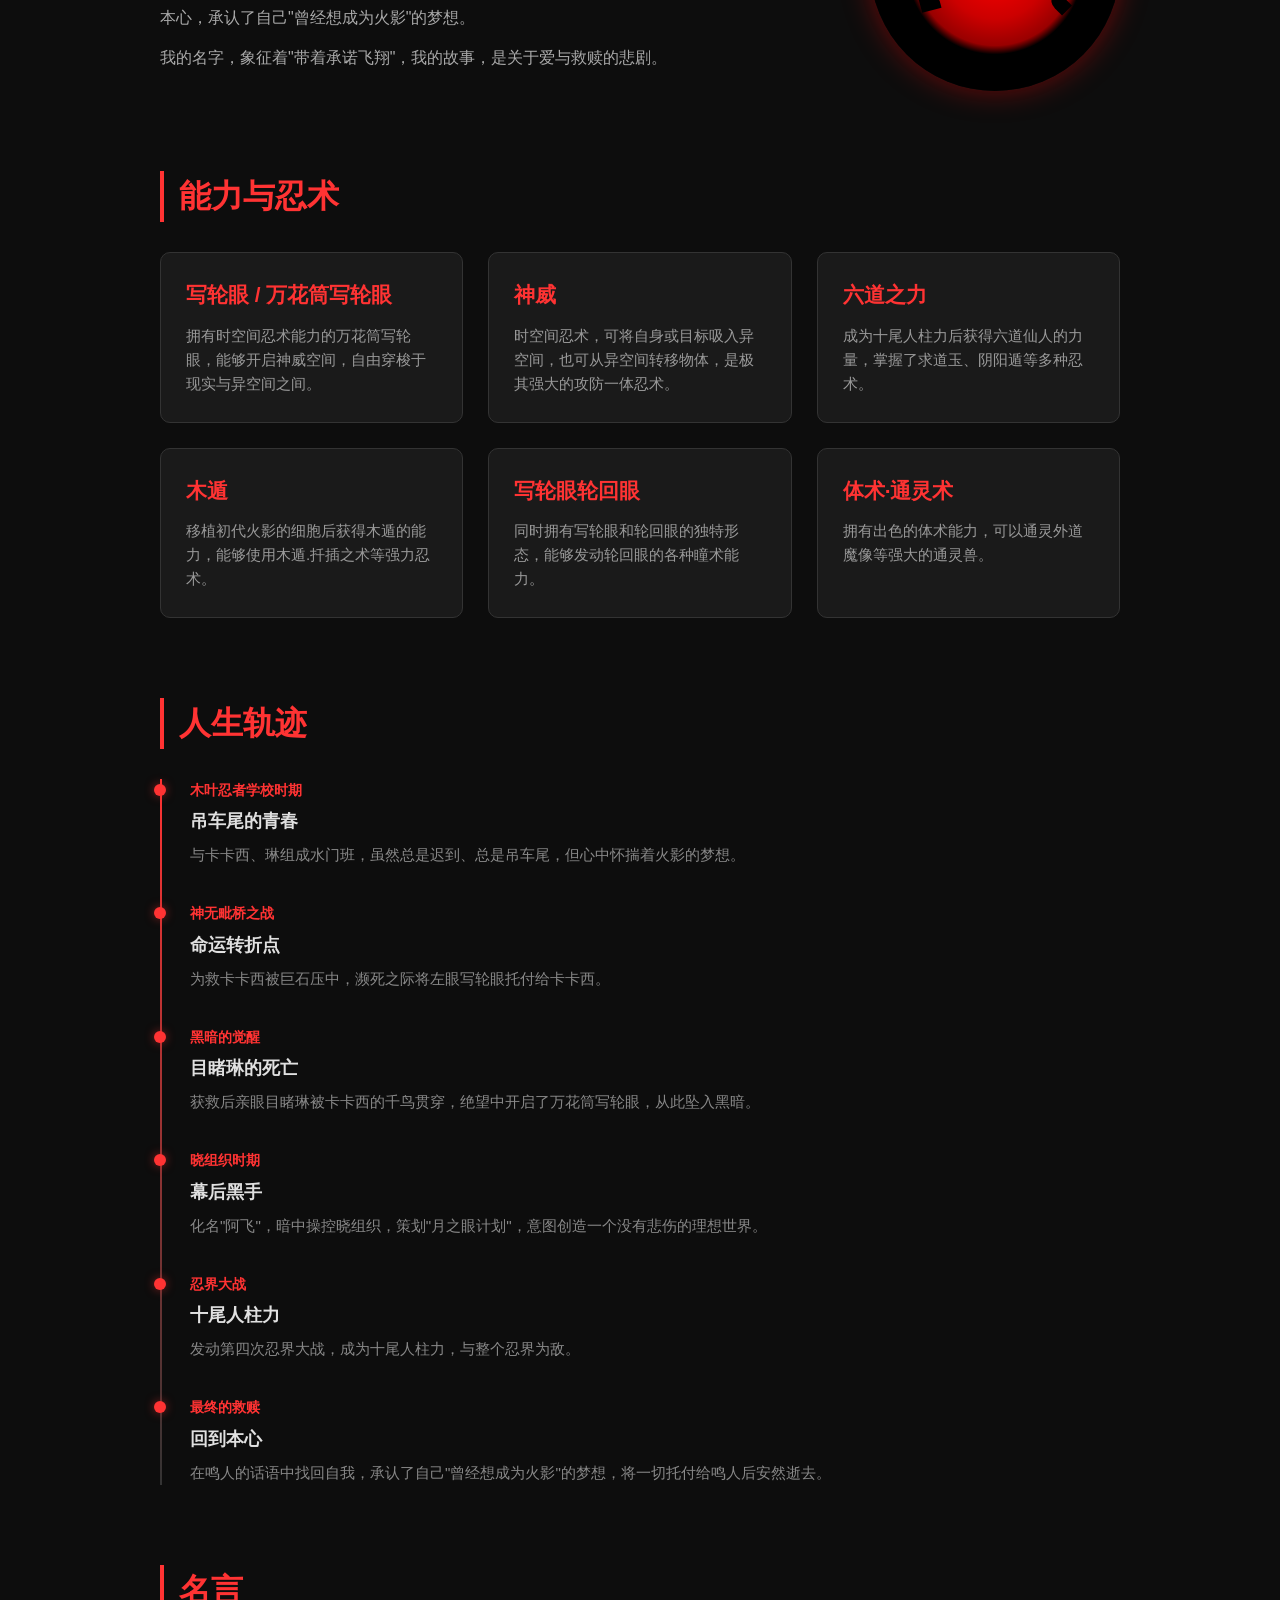
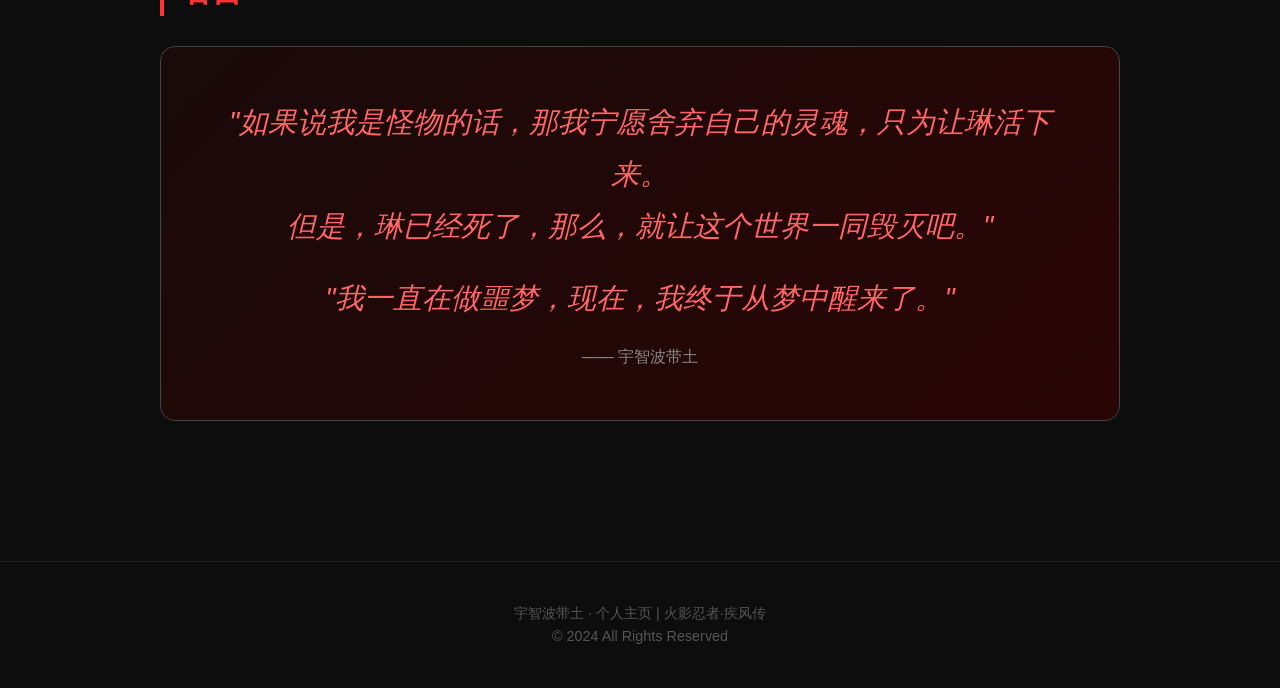
<file: v02_tool_runtime/demo_workspace/index_copy.html>
<!DOCTYPE html>
<html lang="zh-CN">
<head>
    <meta charset="UTF-8">
    <meta name="viewport" content="width=device-width, initial-scale=1.0">
    <title>宇智波带土 - 个人主页</title>
    <style>
        * {
            margin: 0;
            padding: 0;
            box-sizing: border-box;
        }

        body {
            font-family: 'Arial', 'Microsoft YaHei', sans-serif;
            background: #0d0d0d;
            color: #e0e0e0;
            line-height: 1.6;
        }

        /* 顶部图片区域 */
        .top-image {
            position: relative;
            width: 100%;
            max-height: 400px;
            overflow: hidden;
            border-bottom: 3px solid #ff3333;
            box-shadow: 0 5px 30px rgba(255, 50, 50, 0.2);
        }

        .top-image img {
            display: block;
            width: 100%;
            height: auto;
            object-fit: cover;
            max-height: 400px;
            filter: brightness(0.9) saturate(1.1);
        }

        .top-image::after {
            content: '';
            position: absolute;
            top: 0;
            left: 0;
            right: 0;
            bottom: 0;
            background: linear-gradient(to bottom, rgba(0, 0, 0, 0.1) 0%, transparent 30%, rgba(13, 13, 13, 0.7) 100%);
            pointer-events: none;
        }

        /* 头部 Hero 区域 */
        .hero {
            position: relative;
            min-height: 100vh;
            display: flex;
            align-items: center;
            justify-content: center;
            text-align: center;
            background: linear-gradient(135deg, #1a0a0a 0%, #0d0d0d 60%, #2a0505 100%);
            overflow: hidden;
        }

        .hero::before {
            content: '';
            position: absolute;
            top: -50%;
            left: -50%;
            width: 200%;
            height: 200%;
            background: radial-gradient(circle, rgba(255, 50, 50, 0.15) 0%, transparent 60%);
            animation: rotate 20s linear infinite;
        }

        @keyframes rotate {
            from { transform: rotate(0deg); }
            to { transform: rotate(360deg); }
        }

        .hero-content {
            position: relative;
            z-index: 2;
            padding: 20px;
        }

        .hero h1 {
            font-size: 4.5rem;
            font-weight: bold;
            letter-spacing: 5px;
            color: #ff3333;
            text-shadow: 0 0 20px rgba(255, 50, 50, 0.6), 0 0 40px rgba(255, 50, 50, 0.3);
            margin-bottom: 10px;
        }

        .hero h2 {
            font-size: 1.5rem;
            font-weight: normal;
            color: #cccccc;
            letter-spacing: 8px;
            margin-bottom: 30px;
        }

        .hero .subtitle {
            font-size: 1.1rem;
            color: #888;
            max-width: 600px;
            margin: 0 auto;
        }

        .scroll-hint {
            position: absolute;
            bottom: 30px;
            left: 50%;
            transform: translateX(-50%);
            color: #555;
            font-size: 0.9rem;
            animation: bounce 2s infinite;
        }

        @keyframes bounce {
            0%, 100% { transform: translateX(-50%) translateY(0); }
            50% { transform: translateX(-50%) translateY(10px); }
        }

        /* 内容区域 */
        .container {
            max-width: 1000px;
            margin: 0 auto;
            padding: 60px 20px;
        }

        section {
            margin-bottom: 80px;
        }

        h3.section-title {
            font-size: 2rem;
            color: #ff3333;
            margin-bottom: 30px;
            padding-left: 15px;
            border-left: 4px solid #ff3333;
        }

        /* 关于 */
        .about-content {
            display: flex;
            gap: 40px;
            align-items: center;
            flex-wrap: wrap;
        }

        .about-text {
            flex: 1;
            min-width: 300px;
        }

        .about-text p {
            margin-bottom: 15px;
            color: #aaa;
        }

        .sharingan {
            flex: 0 0 250px;
            width: 250px;
            height: 250px;
            border-radius: 50%;
            background: radial-gradient(circle at 50% 50%, #ff0000 0%, #cc0000 30%, #990000 45%, #000 50%, #000 100%);
            position: relative;
            box-shadow: 0 0 30px rgba(255, 0, 0, 0.4);
            margin: 0 auto;
        }

        .sharingan::after {
            content: '';
            position: absolute;
            top: 50%;
            left: 50%;
            width: 18px;
            height: 18px;
            background: #000;
            border-radius: 50%;
            transform: translate(-50%, -50%);
            box-shadow: 0 0 15px rgba(0, 0, 0, 0.8);
        }

        .sharingan .tomoe {
            position: absolute;
            top: 50%;
            left: 50%;
            width: 14px;
            height: 20px;
            background: #000;
            border-radius: 0 0 50% 0;
            transform-origin: center;
        }

        .sharingan .tomoe:nth-child(1) { transform: translate(-50%, -50%) rotate(0deg) translateY(-75px) rotate(15deg); }
        .sharingan .tomoe:nth-child(2) { transform: translate(-50%, -50%) rotate(120deg) translateY(-75px) rotate(15deg); }
        .sharingan .tomoe:nth-child(3) { transform: translate(-50%, -50%) rotate(240deg) translateY(-75px) rotate(15deg); }

        /* 能力卡片 */
        .skills-grid {
            display: grid;
            grid-template-columns: repeat(auto-fit, minmax(280px, 1fr));
            gap: 25px;
        }

        .skill-card {
            background: #1a1a1a;
            border: 1px solid #333;
            border-radius: 10px;
            padding: 25px;
            transition: transform 0.3s, box-shadow 0.3s, border-color 0.3s;
        }

        .skill-card:hover {
            transform: translateY(-5px);
            border-color: #ff3333;
            box-shadow: 0 10px 30px rgba(255, 50, 50, 0.1);
        }

        .skill-card h4 {
            color: #ff3333;
            font-size: 1.3rem;
            margin-bottom: 12px;
        }

        .skill-card p {
            color: #999;
            font-size: 0.95rem;
        }

        /* 经历时间线 */
        .timeline {
            position: relative;
            padding-left: 30px;
        }

        .timeline::before {
            content: '';
            position: absolute;
            left: 0;
            top: 0;
            bottom: 0;
            width: 2px;
            background: linear-gradient(to bottom, #ff3333, #333);
        }

        .timeline-item {
            position: relative;
            margin-bottom: 35px;
        }

        .timeline-item::before {
            content: '';
            position: absolute;
            left: -30px;
            top: 5px;
            width: 12px;
            height: 12px;
            border-radius: 50%;
            background: #ff3333;
            transform: translateX(-50%);
            box-shadow: 0 0 10px rgba(255, 50, 50, 0.5);
        }

        .timeline-item .time {
            color: #ff3333;
            font-weight: bold;
            font-size: 0.9rem;
            margin-bottom: 5px;
        }

        .timeline-item h5 {
            color: #e0e0e0;
            font-size: 1.1rem;
            margin-bottom: 8px;
        }

        .timeline-item p {
            color: #888;
            font-size: 0.95rem;
        }

        /* 名言 */
        .quote-section {
            background: linear-gradient(135deg, #1a0a0a, #2a0505);
            border: 1px solid #444;
            border-radius: 15px;
            padding: 50px;
            text-align: center;
            position: relative;
        }

        .quote-section blockquote {
            font-size: 1.8rem;
            font-style: italic;
            color: #ff6666;
            margin-bottom: 20px;
            line-height: 1.8;
        }

        .quote-section cite {
            color: #888;
            font-style: normal;
            font-size: 1rem;
        }

        /* 页脚 */
        footer {
            text-align: center;
            padding: 40px 20px;
            border-top: 1px solid #222;
            color: #555;
            font-size: 0.9rem;
        }

        /* 响应式 */
        @media (max-width: 768px) {
            .hero h1 {
                font-size: 2.8rem;
            }

            .hero h2 {
                font-size: 1.1rem;
            }

            .about-content {
                flex-direction: column-reverse;
            }

            .quote-section blockquote {
                font-size: 1.2rem;
            }
        }
    </style>
</head>
<body>

    <!-- 顶部图片 -->
    <div class="top-image">
        <img src="obito.jpg" alt="宇智波带土">
    </div>

    <!-- Hero 区域 -->
    <header class="hero">
        <div class="hero-content">
            <h1>宇智波带土</h1>
            <h2>うちはオビト</h2>
            <p class="subtitle">"在忍者的世界里，那些破坏规则的人会被当作废物，但是，不珍惜同伴的人连废物都不如。"</p>
        </div>
        <div class="scroll-hint">▼ 向下滚动 ▼</div>
    </header>

    <!-- 关于 -->
    <div class="container">
        <section id="about">
            <h3 class="section-title">关于我</h3>
            <div class="about-content">
                <div class="about-text">
                    <p>我是宇智波带土，木叶忍者村的忍者，宇智波一族的成员。曾是一个天真、热血、怀揣梦想的少年。</p>
                    <p>在神无毗桥之战中，为了拯救同伴卡卡西，我被巨石压中，濒临死亡。在获救后，我目睹了心爱之人野原琳的死亡，从此坠入黑暗。</p>
                    <p>我经历了从"吊车尾"到"晓组织幕后黑手"，再到"忍界大战的发动者"，最终在生命尽头重新找回本心，承认了自己"曾经想成为火影"的梦想。</p>
                    <p>我的名字，象征着"带着承诺飞翔"，我的故事，是关于爱与救赎的悲剧。</p>
                </div>
                <div class="sharingan">
                    <div class="tomoe"></div>
                    <div class="tomoe"></div>
                    <div class="tomoe"></div>
                </div>
            </div>
        </section>

        <!-- 能力 -->
        <section id="skills">
            <h3 class="section-title">能力与忍术</h3>
            <div class="skills-grid">
                <div class="skill-card">
                    <h4>写轮眼 / 万花筒写轮眼</h4>
                    <p>拥有时空间忍术能力的万花筒写轮眼，能够开启神威空间，自由穿梭于现实与异空间之间。</p>
                </div>
                <div class="skill-card">
                    <h4>神威</h4>
                    <p>时空间忍术，可将自身或目标吸入异空间，也可从异空间转移物体，是极其强大的攻防一体忍术。</p>
                </div>
                <div class="skill-card">
                    <h4>六道之力</h4>
                    <p>成为十尾人柱力后获得六道仙人的力量，掌握了求道玉、阴阳遁等多种忍术。</p>
                </div>
                <div class="skill-card">
                    <h4>木遁</h4>
                    <p>移植初代火影的细胞后获得木遁的能力，能够使用木遁.扦插之术等强力忍术。</p>
                </div>
                <div class="skill-card">
                    <h4>写轮眼轮回眼</h4>
                    <p>同时拥有写轮眼和轮回眼的独特形态，能够发动轮回眼的各种瞳术能力。</p>
                </div>
                <div class="skill-card">
                    <h4>体术·通灵术</h4>
                    <p>拥有出色的体术能力，可以通灵外道魔像等强大的通灵兽。</p>
                </div>
            </div>
        </section>

        <!-- 经历 -->
        <section id="history">
            <h3 class="section-title">人生轨迹</h3>
            <div class="timeline">
                <div class="timeline-item">
                    <div class="time">木叶忍者学校时期</div>
                    <h5>吊车尾的青春</h5>
                    <p>与卡卡西、琳组成水门班，虽然总是迟到、总是吊车尾，但心中怀揣着火影的梦想。</p>
                </div>
                <div class="timeline-item">
                    <div class="time">神无毗桥之战</div>
                    <h5>命运转折点</h5>
                    <p>为救卡卡西被巨石压中，濒死之际将左眼写轮眼托付给卡卡西。</p>
                </div>
                <div class="timeline-item">
                    <div class="time">黑暗的觉醒</div>
                    <h5>目睹琳的死亡</h5>
                    <p>获救后亲眼目睹琳被卡卡西的千鸟贯穿，绝望中开启了万花筒写轮眼，从此坠入黑暗。</p>
                </div>
                <div class="timeline-item">
                    <div class="time">晓组织时期</div>
                    <h5>幕后黑手</h5>
                    <p>化名"阿飞"，暗中操控晓组织，策划"月之眼计划"，意图创造一个没有悲伤的理想世界。</p>
                </div>
                <div class="timeline-item">
                    <div class="time">忍界大战</div>
                    <h5>十尾人柱力</h5>
                    <p>发动第四次忍界大战，成为十尾人柱力，与整个忍界为敌。</p>
                </div>
                <div class="timeline-item">
                    <div class="time">最终的救赎</div>
                    <h5>回到本心</h5>
                    <p>在鸣人的话语中找回自我，承认了自己"曾经想成为火影"的梦想，将一切托付给鸣人后安然逝去。</p>
                </div>
            </div>
        </section>

        <!-- 名言 -->
        <section id="quotes">
            <h3 class="section-title">名言</h3>
            <div class="quote-section">
                <blockquote>
                    "如果说我是怪物的话，那我宁愿舍弃自己的灵魂，只为让琳活下来。<br>
                    但是，琳已经死了，那么，就让这个世界一同毁灭吧。"
                </blockquote>
                <blockquote>
                    "我一直在做噩梦，现在，我终于从梦中醒来了。"
                </blockquote>
                <cite>—— 宇智波带土</cite>
            </div>
        </section>
    </div>

    <footer>
        <p>宇智波带土 · 个人主页 | 火影忍者·疾风传</p>
        <p>© 2024 All Rights Reserved</p>
    </footer>

</body>
</html>
</file>
<file: v05_plan_todo/demo_workspace/style.css>
* {
  margin: 0;
  padding: 0;
  box-sizing: border-box;
}

body {
  font-family: -apple-system, BlinkMacSystemFont, "Segoe UI", Roboto, "Helvetica Neue", Arial, sans-serif;
  min-height: 100vh;
  display: flex;
  align-items: center;
  justify-content: center;
  background: linear-gradient(135deg, #1a1a2e 0%, #16213e 100%);
  color: #fff;
}

.game-container {
  text-align: center;
}

.title {
  font-size: 2.5rem;
  margin-bottom: 20px;
  text-shadow: 0 2px 10px rgba(0, 0, 0, 0.3);
}

.score-board {
  display: flex;
  justify-content: center;
  gap: 40px;
  margin-bottom: 20px;
}

.score-item {
  display: flex;
  flex-direction: column;
  align-items: center;
}

.score-label {
  font-size: 0.9rem;
  color: rgba(255, 255, 255, 0.6);
  margin-bottom: 4px;
}

.score-value {
  font-size: 2rem;
  font-weight: 700;
  color: #e94560;
}

.game-board {
  position: relative;
  display: inline-block;
  border-radius: 12px;
  overflow: hidden;
  box-shadow: 0 8px 32px rgba(0, 0, 0, 0.4);
}

#gameCanvas {
  display: block;
  background: #0f0f1a;
  border: 2px solid rgba(255, 255, 255, 0.1);
}

.overlay {
  position: absolute;
  top: 0;
  left: 0;
  width: 100%;
  height: 100%;
  background: rgba(0, 0, 0, 0.7);
  display: flex;
  align-items: center;
  justify-content: center;
  backdrop-filter: blur(4px);
}

.overlay.hidden {
  display: none;
}

.overlay-content {
  text-align: center;
}

.overlay-title {
  font-size: 2rem;
  margin-bottom: 10px;
  color: #e94560;
}

.overlay-hint {
  font-size: 1rem;
  color: rgba(255, 255, 255, 0.7);
}

.controls {
  margin-top: 20px;
}

.btn {
  padding: 12px 32px;
  font-size: 1.1rem;
  font-weight: 600;
  border: none;
  border-radius: 8px;
  cursor: pointer;
  transition: all 0.2s ease;
  background: linear-gradient(135deg, #e94560, #c23152);
  color: #fff;
  box-shadow: 0 4px 15px rgba(233, 69, 96, 0.3);
}

.btn:hover {
  transform: translateY(-2px);
  box-shadow: 0 6px 20px rgba(233, 69, 96, 0.5);
}

.btn:active {
  transform: translateY(0);
}

.instructions {
  margin-top: 12px;
  font-size: 0.85rem;
  color: rgba(255, 255, 255, 0.5);
}
</file>
<file: v06_state_reliability/expense_splitter_demo/styles.css>
:root {
    --primary: #6366f1;
    --primary-dark: #4f46e5;
    --danger: #ef4444;
    --success: #10b981;
    --bg: #f1f5f9;
    --card-bg: #ffffff;
    --text: #1e293b;
    --muted: #64748b;
    --border: #e2e8f0;
    --radius: 12px;
    --shadow: 0 4px 6px -1px rgba(0, 0, 0, 0.1), 0 2px 4px -2px rgba(0, 0, 0, 0.1);
}

* {
    box-sizing: border-box;
    margin: 0;
    padding: 0;
}

body {
    font-family: -apple-system, BlinkMacSystemFont, "Segoe UI", Roboto, Helvetica, Arial, sans-serif;
    background: var(--bg);
    color: var(--text);
    line-height: 1.5;
}

.app {
    max-width: 720px;
    margin: 0 auto;
    padding: 1.5rem 1rem 2.5rem;
}

header {
    text-align: center;
    padding: 1rem 0 1.5rem;
}

header h1 {
    font-size: 2rem;
    color: var(--primary-dark);
}

.tagline {
    color: var(--muted);
    margin-top: 0.25rem;
}

main {
    display: flex;
    flex-direction: column;
    gap: 1.25rem;
}

.card {
    background: var(--card-bg);
    border: 1px solid var(--border);
    border-radius: var(--radius);
    box-shadow: var(--shadow);
    padding: 1.25rem;
}

.card h2 {
    font-size: 1.1rem;
    margin-bottom: 1rem;
    color: var(--text);
}

/* Forms */
.inline-form {
    display: flex;
    gap: 0.5rem;
    margin-bottom: 0.75rem;
}

.inline-form input {
    flex: 1;
}

.expense-form {
    display: flex;
    flex-direction: column;
    gap: 0.75rem;
}

input,
select {
    padding: 0.6rem 0.75rem;
    border: 1px solid var(--border);
    border-radius: 8px;
    font-size: 1rem;
    background: #fff;
    color: var(--text);
    width: 100%;
}

input:focus,
select:focus {
    outline: 2px solid var(--primary);
    outline-offset: 1px;
    border-color: var(--primary);
}

.split-group {
    display: flex;
    flex-direction: column;
    gap: 0.5rem;
}

.split-label {
    font-size: 0.9rem;
    color: var(--muted);
}

.checkbox-group {
    display: flex;
    flex-wrap: wrap;
    gap: 0.5rem;
}

.checkbox-group label {
    display: inline-flex;
    align-items: center;
    gap: 0.35rem;
    padding: 0.35rem 0.7rem;
    border: 1px solid var(--border);
    border-radius: 999px;
    cursor: pointer;
    font-size: 0.9rem;
    user-select: none;
    transition: background 0.15s, border-color 0.15s;
}

.checkbox-group label:hover {
    border-color: var(--primary);
}

.checkbox-group input[type="checkbox"] {
    width: auto;
    accent-color: var(--primary);
}

.checkbox-group label.checked {
    background: #eef2ff;
    border-color: var(--primary);
    color: var(--primary-dark);
}

/* Buttons */
.btn {
    padding: 0.6rem 1rem;
    border: none;
    border-radius: 8px;
    font-size: 1rem;
    font-weight: 600;
    cursor: pointer;
    transition: background 0.15s, transform 0.05s;
    white-space: nowrap;
}

.btn:active {
    transform: scale(0.97);
}

.btn-primary {
    background: var(--primary);
    color: #fff;
}

.btn-primary:hover {
    background: var(--primary-dark);
}

.btn-danger {
    background: var(--danger);
    color: #fff;
    align-self: flex-start;
}

.btn-danger:hover {
    background: #dc2626;
}

.btn-sm {
    padding: 0.3rem 0.6rem;
    font-size: 0.85rem;
    background: transparent;
    color: var(--muted);
}

.btn-sm:hover {
    background: #f1f5f9;
    color: var(--danger);
}

/* People list */
.people-list {
    list-style: none;
    display: flex;
    flex-wrap: wrap;
    gap: 0.5rem;
}

.people-list li {
    display: inline-flex;
    align-items: center;
    gap: 0.5rem;
    background: #f8fafc;
    border: 1px solid var(--border);
    border-radius: 999px;
    padding: 0.35rem 0.4rem 0.35rem 0.9rem;
    font-size: 0.95rem;
}

.people-list .remove {
    border: none;
    background: transparent;
    cursor: pointer;
    color: var(--muted);
    font-size: 1rem;
    padding: 0 0.4rem;
    border-radius: 50%;
}

.people-list .remove:hover {
    color: var(--danger);
}

/* Summary */
#summary {
    display: grid;
    grid-template-columns: repeat(auto-fill, minmax(140px, 1fr));
    gap: 0.75rem;
}

.summary-item {
    background: #f8fafc;
    border: 1px solid var(--border);
    border-radius: 8px;
    padding: 0.75rem;
    text-align: center;
}

.summary-item .name {
    font-weight: 600;
    font-size: 0.95rem;
    overflow-wrap: anywhere;
}

.summary-item .amount {
    font-size: 1.15rem;
    font-weight: 700;
    margin-top: 0.25rem;
}

.summary-item .share {
    font-size: 0.8rem;
    color: var(--muted);
    margin-top: 0.1rem;
}

.summary-item.positive .amount {
    color: var(--success);
}

.summary-item.negative .amount {
    color: var(--danger);
}

.summary-item.zero .amount {
    color: var(--muted);
}

.empty-msg {
    color: var(--muted);
    font-style: italic;
}

/* Settlements */
.settlements-list {
    list-style: none;
}

.settlements-list li {
    display: flex;
    justify-content: space-between;
    align-items: center;
    gap: 0.75rem;
    padding: 0.6rem 0;
    border-bottom: 1px solid var(--border);
    font-size: 0.95rem;
    flex-wrap: wrap;
}

.settlements-list li:last-child {
    border-bottom: none;
}

.settlements-list .owes {
    color: var(--muted);
}

.settlements-list .amount {
    font-weight: 700;
    color: var(--primary-dark);
    white-space: nowrap;
}

footer {
    text-align: center;
    margin-top: 2rem;
    color: var(--muted);
    font-size: 0.85rem;
}

@media (max-width: 480px) {
    .app {
        padding: 1rem 0.75rem 2rem;
    }

    header h1 {
        font-size: 1.6rem;
    }

    .inline-form {
        flex-direction: column;
    }

    .inline-form .btn {
        width: 100%;
    }

    .card {
        padding: 1rem;
    }
}
</file>
<file: v06_state_reliability/project_dashboard_nag_demo/style.css>
:root {
  --bg: #f4f6fb;
  --surface: #ffffff;
  --text: #1f2937;
  --text-muted: #6b7280;
  --border: #e5e7eb;
  --accent: #4f46e5;
  --accent-soft: #eef2ff;

  --status-in-progress: #2563eb;
  --status-in-progress-bg: #eff6ff;
  --status-pending: #d97706;
  --status-pending-bg: #fffbeb;
  --status-completed: #059669;
  --status-completed-bg: #ecfdf5;
  --status-on-hold: #dc2626;
  --status-on-hold-bg: #fef2f2;

  --radius: 14px;
  --shadow: 0 1px 3px rgba(16, 24, 40, 0.06), 0 4px 12px rgba(16, 24, 40, 0.06);
  --shadow-hover: 0 6px 20px rgba(16, 24, 40, 0.12);
}

* {
  box-sizing: border-box;
}

body {
  margin: 0;
  font-family: -apple-system, BlinkMacSystemFont, "Segoe UI", Roboto, Helvetica,
    Arial, sans-serif;
  background: var(--bg);
  color: var(--text);
  line-height: 1.5;
}

.dashboard-header {
  background: linear-gradient(135deg, #4f46e5, #7c3aed);
  color: #fff;
  padding: 2.5rem 1.25rem;
}

.header-inner {
  max-width: 1100px;
  margin: 0 auto;
}

.dashboard-header h1 {
  margin: 0 0 0.25rem;
  font-size: clamp(1.6rem, 4vw, 2.4rem);
  letter-spacing: -0.02em;
}

.subtitle {
  margin: 0;
  opacity: 0.9;
  font-size: 1.05rem;
}

.app {
  max-width: 1100px;
  margin: -1.5rem auto 3rem;
  padding: 0 1.25rem;
}

/* Summary cards */
.summary {
  display: grid;
  grid-template-columns: repeat(auto-fit, minmax(160px, 1fr));
  gap: 1rem;
  margin-bottom: 1.5rem;
}

.summary-card {
  background: var(--surface);
  border: 1px solid var(--border);
  border-radius: var(--radius);
  box-shadow: var(--shadow);
  padding: 1.1rem 1.25rem;
  transition: transform 0.15s ease;
}

.summary-card:hover {
  transform: translateY(-2px);
}

.summary-card .count {
  font-size: 2rem;
  font-weight: 700;
  line-height: 1.1;
}

.summary-card .label {
  color: var(--text-muted);
  font-size: 0.9rem;
  text-transform: capitalize;
}

.summary-card.total .count {
  color: var(--accent);
}

.summary-card[data-status="in-progress"] .count {
  color: var(--status-in-progress);
}
.summary-card[data-status="pending"] .count {
  color: var(--status-pending);
}
.summary-card[data-status="completed"] .count {
  color: var(--status-completed);
}
.summary-card[data-status="on-hold"] .count {
  color: var(--status-on-hold);
}

/* Toolbar */
.toolbar {
  display: flex;
  flex-wrap: wrap;
  gap: 1rem;
  align-items: center;
  justify-content: space-between;
  margin-bottom: 1.5rem;
}

.filter-group {
  display: flex;
  flex-wrap: wrap;
  gap: 0.5rem;
}

.filter-chip {
  font: inherit;
  cursor: pointer;
  border: 1px solid var(--border);
  background: var(--surface);
  color: var(--text);
  padding: 0.5rem 1rem;
  border-radius: 999px;
  transition: background 0.15s ease, color 0.15s ease, border-color 0.15s ease;
}

.filter-chip:hover {
  border-color: var(--accent);
  color: var(--accent);
}

.filter-chip.is-active {
  background: var(--accent);
  border-color: var(--accent);
  color: #fff;
}

.search-group {
  flex: 1 1 220px;
  max-width: 360px;
}

.search-input {
  width: 100%;
  font: inherit;
  padding: 0.55rem 0.9rem;
  border: 1px solid var(--border);
  border-radius: 999px;
  background: var(--surface);
  color: var(--text);
}

.search-input:focus-visible {
  outline: 2px solid var(--accent);
  outline-offset: 1px;
}

/* Cards grid */
.cards-grid {
  display: grid;
  grid-template-columns: repeat(auto-fill, minmax(300px, 1fr));
  gap: 1.25rem;
}

.project-card {
  display: flex;
  flex-direction: column;
  background: var(--surface);
  border: 1px solid var(--border);
  border-radius: var(--radius);
  box-shadow: var(--shadow);
  padding: 1.25rem;
  transition: box-shadow 0.2s ease, transform 0.2s ease;
  animation: fadeUp 0.25s ease both;
}

.project-card:hover {
  box-shadow: var(--shadow-hover);
  transform: translateY(-3px);
}

.project-card .card-header {
  display: flex;
  justify-content: space-between;
  align-items: flex-start;
  gap: 0.75rem;
  margin-bottom: 0.6rem;
}

.project-card h3 {
  margin: 0;
  font-size: 1.15rem;
  line-height: 1.3;
}

.status-badge {
  flex-shrink: 0;
  font-size: 0.72rem;
  font-weight: 600;
  text-transform: uppercase;
  letter-spacing: 0.04em;
  padding: 0.3rem 0.6rem;
  border-radius: 999px;
  white-space: nowrap;
}

.status-in-progress {
  background: var(--status-in-progress-bg);
  color: var(--status-in-progress);
}
.status-pending {
  background: var(--status-pending-bg);
  color: var(--status-pending);
}
.status-completed {
  background: var(--status-completed-bg);
  color: var(--status-completed);
}
.status-on-hold {
  background: var(--status-on-hold-bg);
  color: var(--status-on-hold);
}

.project-card .description {
  color: var(--text-muted);
  font-size: 0.95rem;
  margin: 0 0 1rem;
  flex-grow: 1;
}

.project-card .card-footer {
  display: flex;
  justify-content: space-between;
  align-items: center;
  font-size: 0.85rem;
  color: var(--text-muted);
  border-top: 1px solid var(--border);
  padding-top: 0.8rem;
}

.deadline {
  display: inline-flex;
  align-items: center;
  gap: 0.3rem;
}

.deadline.overdue {
  color: var(--status-on-hold);
  font-weight: 600;
}

/* Empty state */
.empty-state {
  grid-column: 1 / -1;
  text-align: center;
  color: var(--text-muted);
  padding: 3rem 1rem;
  border: 2px dashed var(--border);
  border-radius: var(--radius);
}

/* Utility */
.visually-hidden {
  position: absolute;
  width: 1px;
  height: 1px;
  margin: -1px;
  padding: 0;
  overflow: hidden;
  clip: rect(0 0 0 0);
  white-space: nowrap;
  border: 0;
}

@keyframes fadeUp {
  from {
    opacity: 0;
    transform: translateY(8px);
  }
  to {
    opacity: 1;
    transform: translateY(0);
  }
}

/* Responsive tweaks */
@media (max-width: 640px) {
  .summary {
    grid-template-columns: repeat(2, 1fr);
  }

  .toolbar {
    flex-direction: column;
    align-items: stretch;
  }

  .search-group {
    max-width: none;
  }

  .filter-group {
    justify-content: flex-start;
    overflow-x: auto;
    padding-bottom: 0.25rem;
  }

  .project-card h3 {
    font-size: 1.05rem;
  }
}
</file>
<file: v06_state_reliability/reading_tracker_demo/style.css>
:root {
  --bg: #f4f6fb;
  --card: #ffffff;
  --text: #1f2937;
  --muted: #6b7280;
  --border: #e5e7eb;
  --primary: #4f46e5;
  --primary-dark: #4338ca;
  --to-read: #f59e0b;
  --reading: #3b82f6;
  --completed: #10b981;
  --danger: #ef4444;
  --radius: 12px;
  --shadow: 0 6px 20px rgba(0, 0, 0, 0.06);
}

* {
  box-sizing: border-box;
}

body {
  margin: 0;
  font-family: system-ui, -apple-system, "Segoe UI", Roboto, Helvetica, Arial, sans-serif;
  background: var(--bg);
  color: var(--text);
  line-height: 1.5;
}

.app {
  max-width: 820px;
  margin: 0 auto;
  padding: 24px 16px 64px;
}

.app-header {
  text-align: center;
  margin-bottom: 24px;
}

.app-header h1 {
  font-size: 1.9rem;
  margin: 0 0 6px;
}

.subtitle {
  color: var(--muted);
  margin: 0;
  font-size: 1rem;
}

/* Summary cards */
.summary {
  display: grid;
  grid-template-columns: repeat(4, 1fr);
  gap: 12px;
  margin-bottom: 24px;
}

.summary-card {
  background: var(--card);
  border: 1px solid var(--border);
  border-radius: var(--radius);
  padding: 16px 12px;
  text-align: center;
  box-shadow: var(--shadow);
}

.summary-label {
  display: block;
  font-size: 0.8rem;
  text-transform: uppercase;
  letter-spacing: 0.04em;
  color: var(--muted);
  margin-bottom: 4px;
}

.summary-value {
  font-size: 1.7rem;
  font-weight: 700;
}

/* Add book form */
.add-book {
  background: var(--card);
  border: 1px solid var(--border);
  border-radius: var(--radius);
  box-shadow: var(--shadow);
  padding: 20px;
  margin-bottom: 28px;
}

#book-form {
  display: grid;
  grid-template-columns: 1.4fr 1.4fr 1fr auto;
  gap: 12px;
  align-items: end;
}

.field label {
  display: block;
  font-size: 0.85rem;
  font-weight: 600;
  margin-bottom: 6px;
  color: var(--text);
}

.field input,
.field select {
  width: 100%;
  padding: 10px 12px;
  border: 1px solid var(--border);
  border-radius: 8px;
  font-size: 0.95rem;
  background: #fff;
  color: var(--text);
}

.field input:focus,
.field select:focus {
  outline: 2px solid var(--primary);
  outline-offset: 1px;
  border-color: var(--primary);
}

.btn {
  border: none;
  border-radius: 8px;
  padding: 11px 18px;
  font-size: 0.95rem;
  font-weight: 600;
  cursor: pointer;
  transition: background 0.15s ease, transform 0.05s ease;
}

.btn:active {
  transform: translateY(1px);
}

.btn-primary {
  background: var(--primary);
  color: #fff;
}

.btn-primary:hover {
  background: var(--primary-dark);
}

/* Library toolbar */
.toolbar {
  display: flex;
  flex-wrap: wrap;
  align-items: center;
  justify-content: space-between;
  gap: 12px;
  margin-bottom: 16px;
}

.toolbar h2 {
  margin: 0;
  font-size: 1.3rem;
}

.filters {
  display: flex;
  flex-wrap: wrap;
  gap: 8px;
}

.filter-btn {
  border: 1px solid var(--border);
  background: var(--card);
  color: var(--text);
  border-radius: 999px;
  padding: 7px 14px;
  font-size: 0.85rem;
  font-weight: 600;
  cursor: pointer;
  transition: all 0.15s ease;
}

.filter-btn:hover {
  border-color: var(--primary);
  color: var(--primary);
}

.filter-btn.active {
  background: var(--primary);
  border-color: var(--primary);
  color: #fff;
}

/* Book list */
.book-list {
  list-style: none;
  margin: 0;
  padding: 0;
  display: flex;
  flex-direction: column;
  gap: 12px;
}

.book-item {
  background: var(--card);
  border: 1px solid var(--border);
  border-radius: var(--radius);
  box-shadow: var(--shadow);
  padding: 16px;
  display: flex;
  align-items: center;
  gap: 16px;
  flex-wrap: wrap;
}

.book-info {
  flex: 1 1 200px;
  min-width: 160px;
}

.book-title {
  font-weight: 700;
  font-size: 1.05rem;
  margin: 0 0 2px;
}

.book-author {
  color: var(--muted);
  font-size: 0.9rem;
  margin: 0;
}

.book-controls {
  display: flex;
  align-items: center;
  gap: 10px;
  flex-wrap: wrap;
}

.status-select {
  padding: 7px 10px;
  border: 1px solid var(--border);
  border-radius: 8px;
  font-size: 0.9rem;
  background: #fff;
  cursor: pointer;
}

.status-select:focus {
  outline: 2px solid var(--primary);
  outline-offset: 1px;
}

.badge {
  display: inline-block;
  padding: 4px 10px;
  border-radius: 999px;
  font-size: 0.75rem;
  font-weight: 700;
  text-transform: uppercase;
  letter-spacing: 0.03em;
  color: #fff;
}

.badge-to-read { background: var(--to-read); }
.badge-reading { background: var(--reading); }
.badge-completed { background: var(--completed); }

.btn-delete {
  background: transparent;
  border: 1px solid transparent;
  color: var(--danger);
  font-size: 0.9rem;
  font-weight: 600;
  cursor: pointer;
  padding: 7px 10px;
  border-radius: 8px;
}

.btn-delete:hover {
  background: #fef2f2;
  border-color: #fecaca;
}

.empty {
  text-align: center;
  color: var(--muted);
  padding: 32px 12px;
  background: var(--card);
  border: 1px dashed var(--border);
  border-radius: var(--radius);
  margin: 0;
}

/* Responsive */
@media (max-width: 720px) {
  .summary {
    grid-template-columns: repeat(2, 1fr);
  }

  #book-form {
    grid-template-columns: 1fr 1fr;
  }

  #book-form .btn-primary {
    grid-column: 1 / -1;
  }
}

@media (max-width: 480px) {
  .app {
    padding: 16px 12px 48px;
  }

  .summary {
    grid-template-columns: repeat(2, 1fr);
    gap: 8px;
  }

  #book-form {
    grid-template-columns: 1fr;
  }

  .book-item {
    flex-direction: column;
    align-items: flex-start;
  }

  .toolbar {
    flex-direction: column;
    align-items: flex-start;
  }
}
</file>
<file: v06_state_reliability/recovery_context_demo/styles.css>
:root {
  --bg: #0f172a;
  --bg-elev: #1e293b;
  --card: #273449;
  --card-hover: #31415a;
  --border: rgba(148, 163, 184, 0.14);
  --text: #e2e8f0;
  --text-dim: #94a3b8;
  --accent: #38bdf8;
  --accent-soft: rgba(56, 189, 248, 0.14);
  --green: #34d399;
  --green-soft: rgba(52, 211, 153, 0.14);
  --radius: 16px;
  --shadow: 0 10px 30px rgba(0, 0, 0, 0.35);
}

* {
  box-sizing: border-box;
  margin: 0;
  padding: 0;
}

html {
  -webkit-text-size-adjust: 100%;
}

body {
  font-family: -apple-system, BlinkMacSystemFont, "Segoe UI", Roboto, Helvetica, Arial, sans-serif;
  background:
    radial-gradient(1200px 600px at 80% -10%, rgba(56, 189, 248, 0.12), transparent 60%),
    radial-gradient(1000px 500px at 0% 110%, rgba(52, 211, 153, 0.1), transparent 60%),
    var(--bg);
  color: var(--text);
  min-height: 100vh;
  line-height: 1.5;
}

.app {
  max-width: 980px;
  margin: 0 auto;
  padding: 28px 20px 48px;
}

/* Header */
.app-header {
  display: flex;
  flex-wrap: wrap;
  align-items: center;
  justify-content: space-between;
  gap: 20px;
  padding: 10px 0 26px;
}

.brand {
  display: flex;
  align-items: center;
  gap: 14px;
}

.brand-mark {
  display: grid;
  place-items: center;
  width: 48px;
  height: 48px;
  border-radius: 14px;
  background: linear-gradient(135deg, var(--accent), var(--green));
  color: #062033;
  font-size: 22px;
  font-weight: 800;
  box-shadow: var(--shadow);
}

.brand h1 {
  font-size: 26px;
  letter-spacing: 0.3px;
}

.tagline {
  color: var(--text-dim);
  font-size: 13px;
}

/* Stats strip */
.stats-strip {
  display: flex;
  gap: 12px;
  flex-wrap: wrap;
}

.stat {
  background: var(--bg-elev);
  border: 1px solid var(--border);
  border-radius: var(--radius);
  padding: 10px 18px;
  min-width: 96px;
  text-align: center;
}

.stat-value {
  display: block;
  font-size: 24px;
  font-weight: 700;
  color: var(--accent);
}

.stat-label {
  font-size: 11px;
  text-transform: uppercase;
  letter-spacing: 0.6px;
  color: var(--text-dim);
}

/* Filters */
.filters {
  display: flex;
  flex-wrap: wrap;
  gap: 10px;
  padding-bottom: 22px;
}

.filter-chip {
  border: 1px solid var(--border);
  background: var(--bg-elev);
  color: var(--text-dim);
  padding: 8px 16px;
  border-radius: 999px;
  font-size: 14px;
  font-weight: 600;
  cursor: pointer;
  transition: background 0.15s ease, color 0.15s ease, border-color 0.15s ease, transform 0.1s ease;
}

.filter-chip:hover {
  color: var(--text);
  transform: translateY(-1px);
}

.filter-chip.is-active {
  background: var(--accent-soft);
  color: var(--accent);
  border-color: var(--accent);
}

/* Grid */
.habit-grid {
  display: grid;
  grid-template-columns: repeat(auto-fill, minmax(280px, 1fr));
  gap: 18px;
}

/* Card */
.habit-card {
  position: relative;
  background: linear-gradient(180deg, var(--card), var(--bg-elev));
  border: 1px solid var(--border);
  border-radius: var(--radius);
  padding: 20px;
  cursor: pointer;
  box-shadow: 0 4px 14px rgba(0, 0, 0, 0.2);
  transition: transform 0.15s ease, box-shadow 0.15s ease, background 0.15s ease, border-color 0.15s ease;
  overflow: hidden;
}

.habit-card::before {
  content: "";
  position: absolute;
  inset: 0 0 auto 0;
  height: 4px;
  background: var(--cat-color, var(--accent));
  opacity: 0.85;
}

.habit-card:hover {
  transform: translateY(-3px);
  box-shadow: var(--shadow);
  background: linear-gradient(180deg, var(--card-hover), var(--bg-elev));
}

.habit-card:focus-visible {
  outline: 3px solid var(--accent);
  outline-offset: 2px;
}

.habit-card.is-completed {
  border-color: rgba(52, 211, 153, 0.5);
  background: linear-gradient(180deg, #1f3a38, var(--bg-elev));
}

.habit-card.is-hidden {
  display: none;
}

.card-top {
  display: flex;
  justify-content: space-between;
  align-items: flex-start;
  gap: 10px;
}

.card-category {
  font-size: 11px;
  text-transform: uppercase;
  letter-spacing: 0.7px;
  color: var(--text-dim);
  font-weight: 600;
}

.check {
  flex-shrink: 0;
  width: 26px;
  height: 26px;
  border-radius: 50%;
  border: 2px solid var(--text-dim);
  display: grid;
  place-items: center;
  transition: background 0.15s ease, border-color 0.15s ease, transform 0.15s ease;
  color: transparent;
}

.habit-card.is-completed .check {
  background: var(--green);
  border-color: var(--green);
  color: #062033;
  transform: scale(1.05);
}

.check svg {
  width: 15px;
  height: 15px;
}

.card-title {
  margin-top: 12px;
  font-size: 18px;
  font-weight: 700;
}

.card-desc {
  margin-top: 6px;
  color: var(--text-dim);
  font-size: 14px;
}

.card-meta {
  margin-top: 16px;
  display: flex;
  justify-content: space-between;
  align-items: center;
  font-size: 12px;
  color: var(--text-dim);
}

.card-progress {
  display: flex;
  align-items: center;
  gap: 8px;
  flex: 1;
}

.progress-bar {
  flex: 1;
  height: 6px;
  border-radius: 999px;
  background: rgba(148, 163, 184, 0.2);
  overflow: hidden;
}

.progress-fill {
  height: 100%;
  border-radius: 999px;
  background: var(--cat-color, var(--accent));
  width: 0%;
  transition: width 0.3s ease;
}

.card-streak {
  display: flex;
  align-items: center;
  gap: 5px;
  font-weight: 600;
  color: var(--text);
}

/* Footer */
.app-footer {
  text-align: center;
  padding-top: 32px;
  color: var(--text-dim);
  font-size: 13px;
}

.app-footer p {
  margin-top: 8px;
}

/* Responsive */
@media (max-width: 640px) {
  .app {
    padding: 18px 14px 36px;
  }

  .app-header {
    flex-direction: column;
    align-items: flex-start;
  }

  .stats-strip {
    width: 100%;
  }

  .stat {
    flex: 1;
    min-width: 0;
  }

  .brand h1 {
    font-size: 22px;
  }

  .habit-grid {
    grid-template-columns: 1fr;
  }

  .card-meta {
    flex-wrap: wrap;
    gap: 8px;
  }
}

@media (prefers-reduced-motion: reduce) {
  * {
    transition: none !important;
    animation: none !important;
  }
}
</file>
<file: v06_state_reliability/todo_reminder_demo/style.css>
* {
  margin: 0;
  padding: 0;
  box-sizing: border-box;
}

body {
  font-family: -apple-system, BlinkMacSystemFont, 'Segoe UI', 'PingFang SC',
    'Hiragino Sans GB', 'Microsoft YaHei', sans-serif;
  background: linear-gradient(135deg, #667eea 0%, #764ba2 100%);
  min-height: 100vh;
  padding: 20px;
  color: #333;
}

.container {
  max-width: 900px;
  margin: 0 auto;
  background: #fff;
  border-radius: 16px;
  box-shadow: 0 20px 60px rgba(0, 0, 0, 0.3);
  padding: 30px;
}

/* Header */
header {
  text-align: center;
  margin-bottom: 24px;
}

header h1 {
  font-size: 2rem;
  color: #4a3f8a;
}

.subtitle {
  color: #888;
  margin-top: 4px;
}

/* Stats */
.stats {
  display: grid;
  grid-template-columns: repeat(4, 1fr);
  gap: 16px;
  margin-bottom: 28px;
}

.stat-card {
  background: #f5f3ff;
  border-radius: 12px;
  padding: 18px 12px;
  text-align: center;
  border: 1px solid #e8e4ff;
}

.stat-number {
  display: block;
  font-size: 1.8rem;
  font-weight: 700;
  color: #4a3f8a;
}

.stat-label {
  font-size: 0.85rem;
  color: #888;
  margin-top: 4px;
}

/* Add book form */
.add-book {
  background: #fafafa;
  border-radius: 12px;
  padding: 20px;
  margin-bottom: 24px;
  border: 1px solid #eee;
}

.add-book h2,
.book-list h2 {
  font-size: 1.1rem;
  margin-bottom: 16px;
  color: #555;
}

.form-row {
  display: flex;
  flex-wrap: wrap;
  gap: 12px;
  align-items: flex-end;
}

.form-group {
  flex: 1;
  min-width: 150px;
}

.form-group label {
  display: block;
  font-size: 0.85rem;
  font-weight: 600;
  color: #666;
  margin-bottom: 6px;
}

.required {
  color: #e74c3c;
}

input[type="text"],
select {
  width: 100%;
  padding: 10px 12px;
  border: 1px solid #ddd;
  border-radius: 8px;
  font-size: 0.95rem;
  transition: border-color 0.2s;
}

input[type="text"]:focus,
select:focus {
  outline: none;
  border-color: #667eea;
  box-shadow: 0 0 0 3px rgba(102, 126, 234, 0.15);
}

.btn {
  padding: 10px 20px;
  border: none;
  border-radius: 8px;
  font-size: 0.95rem;
  cursor: pointer;
  font-weight: 600;
  transition: background 0.2s, transform 0.1s;
}

.btn:active {
  transform: scale(0.97);
}

.btn-add {
  background: #667eea;
  color: #fff;
  white-space: nowrap;
}

.btn-add:hover {
  background: #5a6fd6;
}

/* Filter tabs */
.filter {
  margin-bottom: 20px;
}

.filter-tabs {
  display: flex;
  gap: 8px;
  flex-wrap: wrap;
}

.filter-btn {
  padding: 8px 18px;
  border: 1px solid #ddd;
  border-radius: 20px;
  background: #fff;
  color: #666;
  cursor: pointer;
  font-size: 0.9rem;
  transition: all 0.2s;
}

.filter-btn:hover {
  background: #f0f0f0;
}

.filter-btn.active {
  background: #667eea;
  border-color: #667eea;
  color: #fff;
}

/* Book list */
.book-list h2 {
  display: flex;
  align-items: center;
  justify-content: space-between;
}

.book-count {
  background: #f0eefe;
  color: #4a3f8a;
  font-size: 0.85rem;
  padding: 4px 10px;
  border-radius: 12px;
  font-weight: 600;
}

.book-items {
  list-style: none;
  display: flex;
  flex-direction: column;
  gap: 10px;
}

.book-item {
  display: flex;
  align-items: center;
  justify-content: space-between;
  background: #fff;
  border: 1px solid #eee;
  border-radius: 10px;
  padding: 14px 16px;
  gap: 12px;
  transition: box-shadow 0.2s, transform 0.15s;
  animation: fadeIn 0.3s ease;
}

.book-item:hover {
  box-shadow: 0 4px 15px rgba(0, 0, 0, 0.08);
  transform: translateY(-1px);
}

@keyframes fadeIn {
  from {
    opacity: 0;
    transform: translateY(6px);
  }
  to {
    opacity: 1;
    transform: translateY(0);
  }
}

.book-info {
  flex: 1;
  min-width: 0;
}

.book-title {
  font-size: 1rem;
  font-weight: 600;
  color: #333;
  word-break: break-word;
}

.book-author {
  font-size: 0.85rem;
  color: #999;
  margin-top: 2px;
}

.book-actions {
  display: flex;
  gap: 8px;
  align-items: center;
  flex-shrink: 0;
}

.book-actions select {
  width: auto;
  padding: 6px 10px;
  font-size: 0.85rem;
  border-radius: 6px;
}

.btn-delete {
  background: #fff;
  border: 1px solid #e74c3c;
  color: #e74c3c;
  padding: 6px 12px;
  font-size: 0.85rem;
  border-radius: 6px;
}

.btn-delete:hover {
  background: #e74c3c;
  color: #fff;
}

/* Status badge */
.status-badge {
  display: inline-block;
  font-size: 0.75rem;
  font-weight: 600;
  padding: 3px 10px;
  border-radius: 10px;
  margin-top: 4px;
}

.status-reading {
  background: #fff3cd;
  color: #856404;
}

.status-completed {
  background: #d4edda;
  color: #155724;
}

.status-wishlist {
  background: #d1ecf1;
  color: #0c5460;
}

/* Empty message */
.empty-message {
  text-align: center;
  color: #999;
  padding: 30px 0;
  font-size: 0.95rem;
  display: none;
}

.empty-message.visible {
  display: block;
}

/* Responsive */
@media (max-width: 640px) {
  .container {
    padding: 20px 16px;
  }

  .stats {
    grid-template-columns: repeat(2, 1fr);
    gap: 10px;
  }

  .stat-number {
    font-size: 1.5rem;
  }

  .form-row {
    flex-direction: column;
    gap: 10px;
  }

  .form-group {
    min-width: 100%;
  }

  .btn-add {
    width: 100%;
  }

  .book-item {
    flex-direction: column;
    align-items: flex-start;
    gap: 10px;
  }

  .book-actions {
    width: 100%;
    justify-content: space-between;
  }

  .book-actions select {
    flex: 1;
  }
}

@media (prefers-reduced-motion: reduce) {
  * {
    animation: none !important;
    transition: none !important;
  }
}

/* Focus visibility for accessibility */
button:focus-visible,
input:focus-visible,
select:focus-visible {
  outline: 2px solid #4a3f8a;
  outline-offset: 2px;
}
</file>
